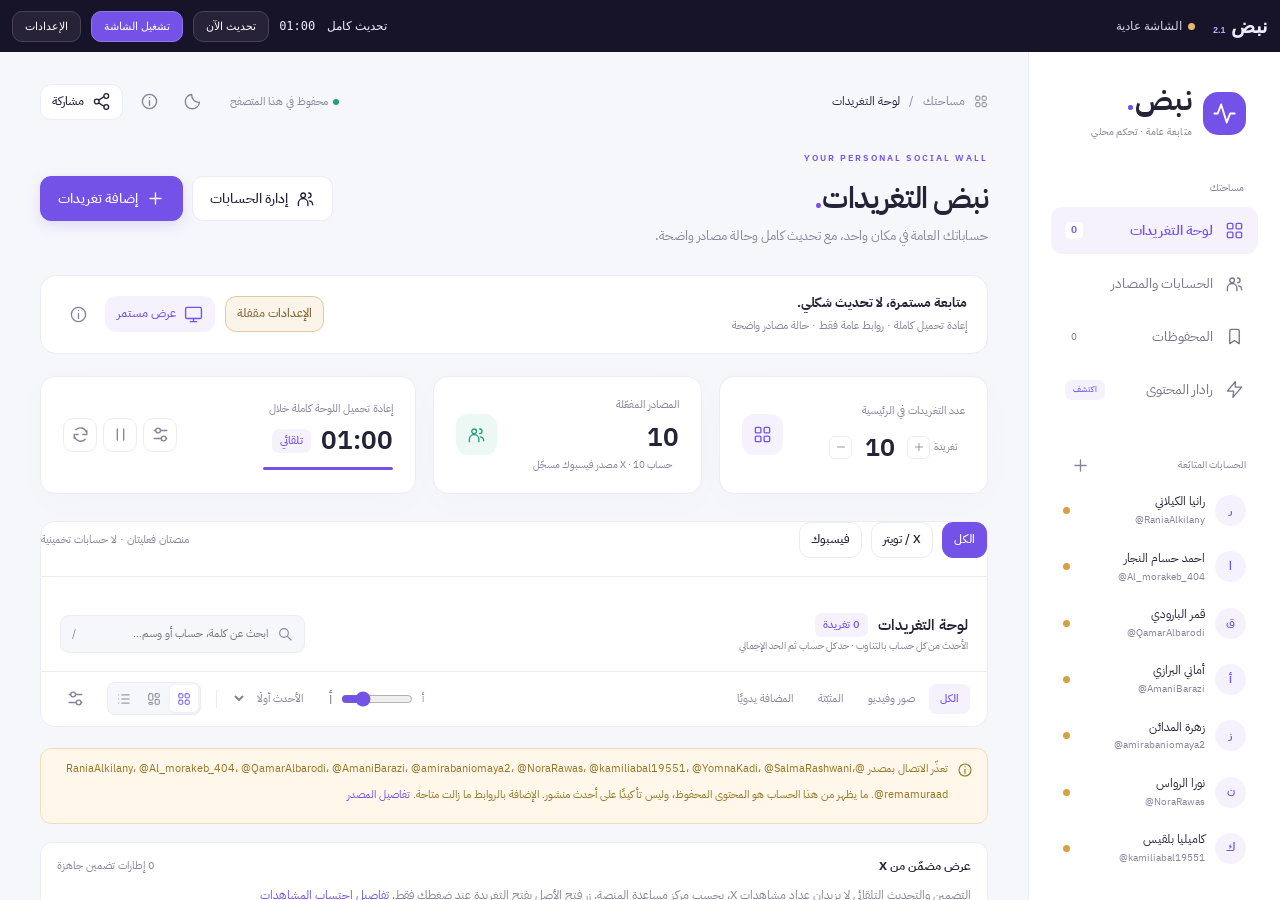
<file: nabd/index.html>
<!DOCTYPE html>
<html lang="ar" dir="rtl">
<head>
<meta charset="utf-8"><meta name="viewport" content="width=device-width,initial-scale=1,viewport-fit=cover">
<meta name="robots" content="noindex,nofollow,noarchive,nosnippet,noimageindex"><meta name="googlebot" content="noindex,nofollow,nosnippet,noimageindex"><meta name="bingbot" content="noindex,nofollow">
<meta name="referrer" content="no-referrer"><meta http-equiv="Cache-Control" content="no-store, no-cache, must-revalidate"><meta name="theme-color" content="#141226"><meta name="apple-mobile-web-app-capable" content="yes">
<title>نبض | شاشة المتابعة المستمرة</title>
<link rel="icon" href="data:image/svg+xml,%3Csvg xmlns='http://www.w3.org/2000/svg' viewBox='0 0 60 60'%3E%3Crect width='60' height='60' rx='18' fill='%237452e8'/%3E%3Cpath d='M8 31h10l7-18 11 34 7-16h9' stroke='white' stroke-width='4' fill='none'/%3E%3C/svg%3E">
<style>
*{box-sizing:border-box}html,body{margin:0;width:100%;height:100%;overflow:hidden;font-family:Tahoma,Arial,sans-serif;background:#f7f8fc;color:#211f36}button{font:inherit;cursor:pointer;border:1px solid #dedce9;border-radius:10px;padding:8px 12px;background:white;color:#353147;white-space:nowrap}button:focus-visible,a:focus-visible{outline:3px solid #ad93ff;outline-offset:3px}.bar{height:52px;padding:7px max(12px,env(safe-area-inset-right)) 7px max(12px,env(safe-area-inset-left));display:flex;align-items:center;gap:10px;background:#171429;color:#eeeafb;font-size:12px;position:relative;z-index:4}.brand{font-size:20px;margin-left:8px}.brand small{font-size:9px;color:#bca9ff}.grow{flex:1}.status{color:#d5cee8;display:flex;align-items:center;gap:6px}.lamp{width:7px;height:7px;border-radius:50%;background:#e3b969}.good .lamp{background:#7cddae}.bar button{font-size:11px;border-color:#494257;background:#282239;color:#fff}.bar .primary{background:#7452e8;border-color:#9278ec}.mono{font-family:ui-monospace,monospace;direction:ltr;font-variant-numeric:tabular-nums;min-width:38px}#content{border:0;display:block;width:100%;height:calc(100dvh - 52px);background:#f7f8fc}#veil{position:fixed;inset:0;z-index:9;display:grid;place-items:center;padding:24px;background:rgba(20,18,38,.78);backdrop-filter:blur(14px)}#veil[hidden]{display:none}.gate{max-width:480px;padding:34px;border-radius:26px;background:white;box-shadow:0 20px 80px #0004;text-align:right}.gate h1{font-size:28px;margin:10px 0}.gate p{font-size:14px;line-height:1.9;color:#656078}.gate .eyebrow{color:#7452e8;font-size:11px;font-weight:bold;letter-spacing:1px}.gate button{margin:8px 0}.gate .primary{background:#7452e8;color:white;border-color:#7452e8;padding:13px 18px}.gate .fine{font-size:11px;line-height:1.9}.gate .choices{display:flex;gap:10px;flex-wrap:wrap}#notice{position:fixed;bottom:22px;left:50%;transform:translateX(-50%);max-width:min(600px,90vw);background:#211c35;color:white;border-radius:12px;padding:12px 20px;line-height:1.8;font-size:12px;z-index:15}#notice:empty{display:none}.immersive .bar{height:38px;padding-top:3px;padding-bottom:3px}.immersive #content{height:calc(100dvh - 38px)}.immersive .brand{font-size:15px}.immersive .bar button{padding:5px 9px}#wake-alert{color:#f3c980}#wake-alert:empty{display:none}.offline{background:#684b2d!important}#load-indicator{height:2px;position:absolute;bottom:0;right:0;width:0;background:#bca6ff;transition:width .2s}.loading #load-indicator{width:75%}#recovery{display:none}.unresponsive #recovery{display:inline-block}@media(max-width:700px){.bar{gap:7px}.bar .detail,.brand small,#wake-alert{display:none}.brand{font-size:17px;margin:0}.bar button{font-size:10px;padding:7px}.status{font-size:10px}.gate{padding:26px}.gate h1{font-size:24px}#status-text{max-width:85px;overflow:hidden;text-overflow:ellipsis;white-space:nowrap}}
</style>
</head>
<body>
<div class="bar" id="shell-bar"><b class="brand">نبض <small>2.1</small></b><span class="status" id="wake-status" role="button" tabindex="0" title="إعادة طلب منع القفل"><i class="lamp"></i><span id="status-text">الشاشة عادية</span></span><span class="detail" id="wake-alert"></span><span class="grow"></span><span class="detail">تحديث كامل</span><span class="mono" id="shell-count">01:00</span><button id="hard-refresh" title="حذف بيانات نبض المؤقتة وإعادة تحميل اللوحة كاملة">تحديث الآن</button><button id="start-screen" class="primary">تشغيل الشاشة</button><button id="edit-settings">الإعدادات</button><button id="recovery">استعادة اللوحة</button><div id="load-indicator"></div></div>
<iframe id="content" title="لوحة نبض" allow="fullscreen; screen-wake-lock; autoplay" allowfullscreen referrerpolicy="no-referrer"></iframe>
<div id="veil" hidden><div class="gate"><div class="eyebrow">NABD / CONTINUOUS DISPLAY</div><h1>شاشة تبقى معك.</h1><p>تشغيل العرض بملء الشاشة مع طلب إبقاء الهاتف مستيقظًا. تتجدد لوحة المنشورات كاملة داخل إطار ثابت، فلا يقطع التحديث وضع العرض.</p><div class="choices"><button id="gate-start" class="primary">ابدأ العرض المستمر</button><button id="gate-skip">متابعة دون ملء الشاشة</button></div><p class="fine">يحتاج ملء الشاشة إلى هذه اللمسة الأولى. قد يرفض المتصفح منع القفل عند توفير الطاقة أو عند الانتقال إلى تطبيق آخر. سنعرض الحالة الفعلية، لا وعدًا غير مضمون.</p></div></div>
<div id="notice" role="status" aria-live="polite"></div>
<script>
'use strict';
const frame=document.getElementById('content'),bar=document.getElementById('shell-bar'),initialURL=new URL(location.href),appBase=new URL('./',location.href),STATEKEY='nabd.wall.v1';
let wantScreen=initialURL.searchParams.get('screen')==='1',wake=null,wantWake=false,awakePending=false,interval=60,auto=true,deadline=Date.now()+60000,refreshing=false,childBusy=false,lastHeartbeat=Date.now(),loadedAt=Date.now(),reloads=0,noticeTimeout,childReady=false;
let sharedHash=location.hash;
function message(s){const el=document.getElementById('notice');el.textContent=s;clearTimeout(noticeTimeout);noticeTimeout=setTimeout(()=>el.textContent='',7000);}
function wakeUI(text,ok=false){document.getElementById('status-text').textContent=text;document.getElementById('wake-status').classList.toggle('good',ok);document.getElementById('start-screen').textContent=wantWake?'إنهاء العرض':'تشغيل الشاشة';}
async function requestWake(){if(!wantWake||document.hidden||wake&&!wake.released||awakePending)return;awakePending=true;try{if(!navigator.wakeLock)throw new Error('unsupported');wake=await navigator.wakeLock.request('screen');wakeUI('منع القفل نشط',true);document.getElementById('wake-alert').textContent='';wake.addEventListener('release',()=>{wake=null;if(wantWake){wakeUI('منع القفل متوقف');document.getElementById('wake-alert').textContent='اضغط حالة الشاشة لإعادة المحاولة';}});}catch{wakeUI('منع القفل غير متاح');document.getElementById('wake-alert').textContent='تحقق من إعدادات الطاقة والمتصفح';}finally{awakePending=false;}}
async function start(){document.getElementById('veil').hidden=true;wantWake=true;wantScreen=true;document.body.classList.add('immersive');const fs=document.documentElement.requestFullscreen||document.documentElement.webkitRequestFullscreen;try{if(fs&&!document.fullscreenElement&&!document.webkitFullscreenElement){const p=fs.call(document.documentElement);if(p&&p.catch)p.catch(()=>message('تعذر ملء الشاشة في هذا المتصفح. سيبقى طلب منع القفل مستقلًا.'));}else if(!fs){message('المتصفح لا يتيح ملء الشاشة للصفحات. يمكن استخدام العرض داخل نافذته.');}}catch{message('لم يسمح المتصفح بملء الشاشة.');}requestWake();try{frame.contentWindow.NabdV2?.setScreen(true);}catch{}syncURL();}
async function stop(){wantWake=false;wantScreen=false;try{if(wake)await wake.release();if(document.fullscreenElement)await document.exitFullscreen();}catch{}wake=null;document.body.classList.remove('immersive');wakeUI('الشاشة عادية');document.getElementById('wake-alert').textContent='';try{frame.contentWindow.NabdV2?.setScreen(false);}catch{}syncURL();}
function syncURL(){const u=new URL(location.href);wantScreen?u.searchParams.set('screen','1'):u.searchParams.delete('screen');u.searchParams.delete('_fresh');history.replaceState(null,'',u);}
function childURL(){const u=new URL('wall.html',appBase);u.searchParams.set('_fresh',Date.now().toString(36)+'-'+crypto.getRandomValues(new Uint32Array(1))[0].toString(36));if(wantScreen)u.searchParams.set('screen','1');u.hash=sharedHash;return u.href;}
async function purge(){let expired=0,cacheCount=0;const paths=[appBase.pathname,appBase.pathname.replace(/\/$/,'')];for(const pair of document.cookie.split(';')){const name=pair.split('=')[0].trim();if(!name)continue;const own=/^nabd[._-]/i.test(name);const targetPaths=own?[...paths,'/']:paths;for(const path of targetPaths){document.cookie=name+'=; Max-Age=0; Path='+path+'; SameSite=Lax';document.cookie=name+'=; Max-Age=0; Path='+path+'; Domain='+location.hostname+'; SameSite=Lax';}expired++;}try{if('caches'in window){const keys=await caches.keys();await Promise.all(keys.filter(k=>/^nabd[._-]/i.test(k)).map(async k=>{if(await caches.delete(k))cacheCount++;}));}}catch{}try{if('serviceWorker'in navigator){const registrations=await navigator.serviceWorker.getRegistrations();await Promise.all(registrations.filter(r=>r.scope.startsWith(appBase.href)).map(r=>r.unregister()));}}catch{}try{for(const k of Object.keys(localStorage))if(/^nabd\.(cache|feed)\./.test(k))localStorage.removeItem(k);const raw=JSON.parse(localStorage.getItem(STATEKEY)||'null');if(raw&&raw.extra?.freshOnly!==false){raw.posts=(raw.posts||[]).filter(p=>p.manual||raw.cards?.[p.id]?.saved||raw.cards?.[p.id]?.pinned).map(p=>({...p,text:'',photos:[],videos:[],quote:null,pending:true}));raw.lastSuccess=null;localStorage.setItem(STATEKEY,JSON.stringify(raw));}}catch{}return{accessibleCookiesAttempted:expired,appCachesDeleted:cacheCount};}
async function hardReload(reason='manual'){if(refreshing)return;if(!navigator.onLine){message('الاتصال مقطوع. أُبقيت اللوحة الحالية بدل استبدالها بصفحة خطأ.');deadline=Date.now()+interval*1000;return;}refreshing=true;childReady=false;document.body.classList.add('loading');try{const hold=frame.contentWindow.NabdV2?.isEditing();if(hold&&reason==='timer'){refreshing=false;childReady=true;document.body.classList.remove('loading');deadline=Date.now()+5000;return;}await purge();reloads++;loadedAt=Date.now();lastHeartbeat=Date.now();frame.src=childURL();deadline=Date.now()+interval*1000;}catch{message('تعذر تنظيف بعض البيانات. إعادة تحميل اللوحة مستمرة.');frame.src=childURL();}setTimeout(()=>{refreshing=false;document.body.classList.remove('loading');},15000);}
function status(s){if(!s||typeof s!=='object')return;lastHeartbeat=Date.now();document.body.classList.remove('unresponsive');childBusy=!!s.busy;const next=Math.max(10,Math.min(3600,Number(s.interval)||60));if(interval!==next){interval=next;deadline=Date.now()+interval*1000;}if(auto!==!!s.auto){auto=!!s.auto;deadline=Date.now()+interval*1000;}if(s.ready&&!childReady){childReady=true;deadline=Date.now()+interval*1000;}}
function remainingSeconds(){return Math.max(0,Math.ceil((deadline-Date.now())/1000));}
window.NabdShell=Object.freeze({start,stop,hardReload,status,remaining:remainingSeconds,stats:()=>({reloads,awake:!!wake&&!wake.released,wantWake,fullscreen:!!(document.fullscreenElement||document.webkitFullscreenElement),interval,auto}),purge});
frame.addEventListener('load',()=>{refreshing=false;document.body.classList.remove('loading');loadedAt=Date.now();lastHeartbeat=Date.now();deadline=Date.now()+interval*1000;});
document.getElementById('start-screen').onclick=()=>wantWake?stop():start();document.getElementById('gate-start').onclick=start;document.getElementById('gate-skip').onclick=()=>{document.getElementById('veil').hidden=true;};document.getElementById('hard-refresh').onclick=()=>hardReload('manual');document.getElementById('recovery').onclick=()=>hardReload('recovery');document.getElementById('edit-settings').onclick=()=>{try{frame.contentWindow.NabdV2?.openSettings();}catch{message('اللوحة لم تكتمل بعد.');}};
document.getElementById('wake-status').onclick=()=>wantWake?requestWake():start();document.getElementById('wake-status').onkeydown=e=>{if(e.key==='Enter'||e.key===' '){e.preventDefault();wantWake?requestWake():start();}};
document.addEventListener('visibilitychange',()=>{if(!document.hidden){requestWake();if(auto&&Date.now()>deadline+10000)hardReload('resume');}});window.addEventListener('online',()=>{bar.classList.remove('offline');hardReload('online');});window.addEventListener('offline',()=>{bar.classList.add('offline');message('انقطع الاتصال. أوقفنا التحديث حتى يعود الإنترنت.');});
setInterval(()=>{const r=remainingSeconds();document.getElementById('shell-count').textContent=!navigator.onLine?'OFF':!auto?'PAUSE':String(Math.floor(r/60)).padStart(2,'0')+':'+String(r%60).padStart(2,'0');if(auto&&navigator.onLine&&!document.hidden&&!refreshing&&r===0){if(childBusy&&Date.now()-loadedAt<100000){deadline=Date.now()+3000;}else hardReload('timer');}if(Date.now()-lastHeartbeat>60000&&!document.hidden)document.body.classList.add('unresponsive');},1000);
if(wantScreen)document.getElementById('veil').hidden=false;purge().finally(()=>frame.src=childURL());
</script>
</body></html>
</file>
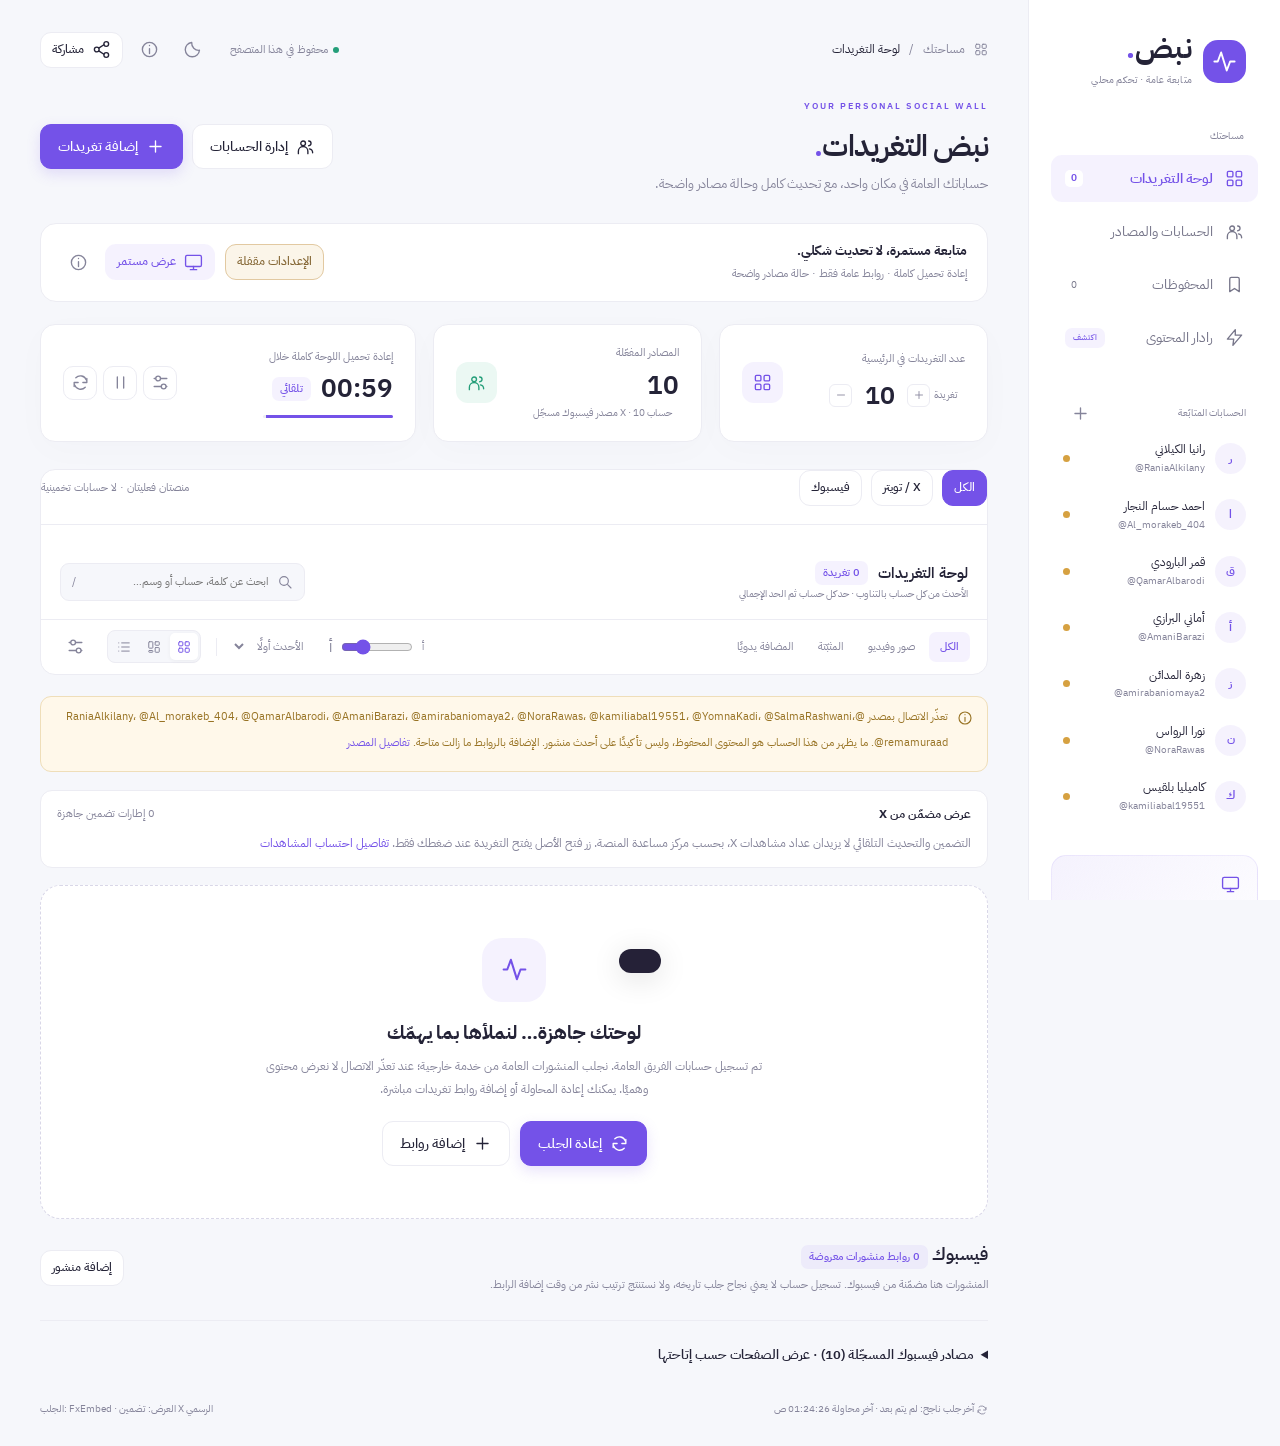
<file: nabd/wall.html>
<!DOCTYPE html>
<html lang="ar" dir="rtl" data-theme="light">
<head>
<meta charset="utf-8"><meta name="viewport" content="width=device-width,initial-scale=1"><meta name="theme-color" content="#7452e8"><meta name="description" content="نبض — لوحة عربية شخصية لجمع تغريدات X وترتيبها وعرضها في شاشة حية."><title>نبض | مساحة تغريداتك</title>
<link rel="preconnect" href="https://fonts.googleapis.com"><link rel="preconnect" href="https://fonts.gstatic.com" crossorigin><link href="https://fonts.googleapis.com/css2?family=IBM+Plex+Sans+Arabic:wght@400;500;600;700&display=swap" rel="stylesheet">
<style>
:root{--accent:#7452e8;--accent-rgb:116,82,232;--bg:#f6f7fb;--paper:#fff;--ink:#242337;--muted:#85849a;--line:#ececf3;--soft:#f3effe;--green:#249e79;--danger:#d05266;--radius:20px;--font-scale:1;--gap:20px;--shadow:0 8px 35px #30305205}*{box-sizing:border-box}html{scroll-behavior:smooth}body{margin:0;font-family:'IBM Plex Sans Arabic',Tahoma,Arial,sans-serif;background:var(--bg);color:var(--ink);font-size:14px;line-height:1.65}button,input,select,textarea{font:inherit;color:inherit}button,a,input,select,textarea{-webkit-tap-highlight-color:transparent}button{cursor:pointer}button:disabled{opacity:.45;cursor:not-allowed}button{border:0;background:none}a{color:var(--accent);text-decoration:none}a:hover{text-decoration:underline}button:focus-visible,a:focus-visible,input:focus-visible,select:focus-visible,textarea:focus-visible{outline:3px solid rgba(var(--accent-rgb),.3);outline-offset:3px}input,select,textarea{background:var(--paper);border:1px solid var(--line);border-radius:11px;padding:10px 12px;min-width:0}input[type=range]{accent-color:var(--accent);padding:0;border:0}input[type=checkbox]{accent-color:var(--accent);width:17px;height:17px}input[type=number]{width:65px;text-align:center;-moz-appearance:textfield}input::-webkit-inner-spin-button{appearance:none}textarea{width:100%;resize:vertical}h1,h2,h3,p{margin:0}svg.i{width:19px;height:19px;fill:none;stroke:currentColor;stroke-width:1.7;stroke-linecap:round;stroke-linejoin:round;flex-shrink:0;vertical-align:middle}.btn{display:inline-flex;align-items:center;justify-content:center;gap:8px;padding:10px 17px;border-radius:11px;font-weight:500;white-space:nowrap;transition:.18s;background:var(--paper);border:1px solid var(--line)}.btn:hover{border-color:var(--accent);transform:translateY(-1px);text-decoration:none}.btn.primary{background:var(--accent);border-color:var(--accent);color:#fff;box-shadow:0 5px 14px rgba(var(--accent-rgb),.17)}.btn.soft{background:var(--soft);color:var(--accent);border-color:transparent}.btn.sm{font-size:12px;padding:7px 11px}.iconbtn{display:inline-flex;align-items:center;justify-content:center;width:34px;height:34px;border-radius:9px;color:var(--muted);flex-shrink:0}.iconbtn:hover,.iconbtn.on{color:var(--accent);background:var(--soft)}.iconbtn.danger:hover{background:#fbebee;color:var(--danger)}.row{display:flex;align-items:center;gap:10px}.between{justify-content:space-between}.wrap{flex-wrap:wrap}.grow{flex:1;min-width:0}.muted{color:var(--muted)}.tiny{font-size:11px}.small{font-size:12px}.ltr{direction:ltr;unicode-bidi:isolate;display:inline-block}.mono{font-variant-numeric:tabular-nums}.pill{display:inline-flex;align-items:center;gap:6px;border-radius:7px;padding:3px 8px;font-size:11px;font-weight:500;background:var(--soft);color:var(--accent);white-space:nowrap}.dot{width:6px;height:6px;border-radius:50%;background:currentColor;display:inline-block}.pill.good{background:#e8f7f1;color:var(--green)}.pill.warn{background:#fff3de;color:#a9791b}.sidebar{position:fixed;inset:0 0 0 auto;width:252px;background:var(--paper);border-left:1px solid var(--line);padding:34px 22px 22px;display:flex;flex-direction:column;z-index:30}.brand{display:flex;align-items:center;gap:11px;margin:0 12px 39px}.brand-mark{width:43px;height:43px;position:relative;border-radius:15px;background:var(--accent);display:grid;place-items:center;color:#fff}.brand-mark svg{width:27px;height:27px}.brand b{font-size:29px;line-height:1}.brand small{display:block;font-size:10px;color:var(--muted);letter-spacing:.2px;margin-top:7px}.nav-label{font-size:10px;color:var(--muted);padding:0 14px;margin:0 0 11px}.nav-item{width:100%;display:flex;align-items:center;gap:12px;padding:12px 14px;border-radius:11px;margin-bottom:6px;text-align:right;color:#77768a;transition:.15s}.nav-item.active{background:var(--soft);color:var(--accent);font-weight:600}.nav-item:hover{background:var(--bg)}.nav-item .count{margin-right:auto;font-size:10px;background:var(--paper);border-radius:5px;padding:0 6px}.side-section{margin-top:29px}.side-account{display:flex;gap:10px;align-items:center;padding:10px 12px;border-radius:10px}.side-account:hover{background:var(--bg)}.avatar{width:38px;height:38px;display:grid;place-items:center;background:var(--soft);color:var(--accent);border-radius:50%;font-weight:600;flex-shrink:0;overflow:hidden}.avatar img{width:100%;height:100%;object-fit:cover}.side-account .avatar{width:31px;height:31px;font-size:12px}.side-account .handle{font-size:10px;color:var(--muted);direction:ltr;text-align:right}.status-dot{width:7px;height:7px;border-radius:50%;background:#c8c7d6;margin-right:auto}.status-dot.good{background:var(--green)}.status-dot.bad{background:#d6a141}.side-foot{margin-top:auto;padding-top:30px}.screen-promo{border:1px solid rgba(var(--accent-rgb),.11);border-radius:15px;padding:17px;background:linear-gradient(130deg,var(--soft),var(--paper))}.screen-promo h3{font-size:13px;margin:9px 0 3px}.screen-promo p{font-size:11px;color:var(--muted);margin-bottom:13px}.side-bottom{margin-top:20px;padding-top:18px;border-top:1px solid var(--line);justify-content:space-between;font-size:10px;color:var(--muted)}main{margin-right:252px;padding:32px 40px 28px;max-width:2000px}.topbar{display:flex;align-items:center;justify-content:space-between;margin-bottom:31px}.breadcrumb{display:flex;gap:9px;align-items:center;color:var(--muted);font-size:12px}.top-actions{display:flex;align-items:center;gap:9px}.saved{font-size:11px;color:var(--muted);margin-left:12px}.saved .dot{color:var(--green);margin-left:5px}.hero{display:flex;align-items:center;justify-content:space-between;gap:20px;margin-bottom:28px}.eyebrow{font-size:9px;letter-spacing:2px;color:var(--accent);font-weight:600;direction:ltr;text-align:right;margin-bottom:7px}.hero h1{font-size:30px;font-weight:600;letter-spacing:-.8px;margin-bottom:3px}.hero p{color:var(--muted);font-size:13px}.hero-actions{display:flex;gap:9px}.metrics{display:grid;grid-template-columns:1fr 1fr 1.4fr;gap:17px;margin-bottom:27px}.metric{padding:19px 22px;background:var(--paper);border:1px solid var(--line);border-radius:15px;min-height:104px;display:flex;align-items:center;justify-content:space-between;gap:15px;box-shadow:var(--shadow)}.metric-title{font-size:11px;color:var(--muted);margin-bottom:7px}.metric-value{font-size:26px;line-height:1.3;font-weight:600}.metric-sub{font-size:10px;color:var(--muted);margin-right:7px;font-weight:400}.metric-icon{width:41px;height:41px;background:var(--soft);color:var(--accent);display:grid;place-items:center;border-radius:12px}.metric-icon.green{color:var(--green);background:#ebf8f3}.counter{display:flex;gap:4px;align-items:center;direction:ltr}.counter input{padding:0;background:transparent;width:47px;font-size:25px;font-weight:600;border:0}.counter .iconbtn{width:23px;height:23px;border:1px solid var(--line);border-radius:6px}.counter .i{width:12px;height:12px}.timer-display{font-size:26px;font-weight:600;line-height:1.2;direction:ltr}.timer-track{height:3px;background:var(--line);border-radius:6px;overflow:hidden;margin-top:10px;width:130px}.timer-track span{display:block;height:100%;background:var(--accent);transition:width 1s linear;width:100%}.timer-buttons{display:flex;gap:6px}.timer-buttons button{width:34px;height:34px;border:1px solid var(--line);border-radius:10px}.board-panel{background:var(--paper);border:1px solid var(--line);border-radius:15px;margin-bottom:21px}.board-top{padding:16px 19px;display:flex;align-items:center;justify-content:space-between;gap:12px;border-bottom:1px solid var(--line)}.board-top h2{font-size:15px;font-weight:600}.board-top .desc{font-size:10px;color:var(--muted);margin-top:1px}.search{display:flex;align-items:center;border:1px solid var(--line);border-radius:9px;padding:0 11px;width:245px;color:var(--muted);background:var(--bg)}.search input{width:100%;border:0;background:none;font-size:11px;padding:9px}.search .i{width:16px;height:16px}.board-controls{padding:10px 17px;display:flex;align-items:center;gap:15px;flex-wrap:wrap}.tabs{display:flex;align-items:center;gap:3px;flex:1}.tab{padding:6px 11px;font-size:11px;border-radius:7px;color:var(--muted)}.tab.active{color:var(--accent);background:var(--soft);font-weight:500}.views{display:flex;gap:2px;padding:2px;background:var(--bg);border:1px solid var(--line);border-radius:8px}.views .iconbtn{width:28px;height:27px;border-radius:5px}.views .iconbtn.on{background:var(--paper);box-shadow:0 1px 4px #0000000c}.views svg{width:14px;height:14px}.board-controls select{padding:4px 7px;border:0;background:none;color:var(--muted);font-size:11px}.scale-control{display:flex;align-items:center;gap:7px;font-size:10px;color:var(--muted)}.scale-control input{width:72px;direction:ltr}.divider{height:18px;width:1px;background:var(--line)}.notice{display:flex;align-items:flex-start;gap:9px;background:#fff8ea;border:1px solid #efdeb9;color:#987324;padding:11px 14px;border-radius:11px;font-size:11px;margin-bottom:18px}.notice:empty{display:none}.notice .i{width:16px;height:16px;margin-top:2px}.notice a{color:inherit;text-decoration:underline}.feed{display:grid;grid-template-columns:repeat(auto-fill,minmax(min(100%,310px),1fr));gap:var(--gap);align-items:start}.feed.list{grid-template-columns:minmax(0,1fr);max-width:930px;margin:auto}.feed.masonry{display:block;column-count:3;column-gap:var(--gap)}.feed.masonry .tweet{break-inside:avoid;margin-bottom:var(--gap);display:inline-block;width:100%}.tweet{position:relative;border:1px solid var(--line);border-radius:var(--radius);background:var(--paper);padding:21px 22px 11px;min-width:0;overflow:hidden;box-shadow:var(--shadow);transition:border-color .2s,box-shadow .2s;animation:arrive .25s ease-out}.tweet:hover{border-color:rgba(var(--accent-rgb),.28);box-shadow:0 8px 30px #22224409}.tweet.wide{grid-column:span 2}.tweet.pinned{border-color:rgba(var(--accent-rgb),.28)}.tweet.new{box-shadow:0 0 0 2px rgba(var(--accent-rgb),.13)}.tweet.dragging{opacity:.45}.tweet.dragover{border:2px dashed var(--accent)}.tweet-head{display:flex;gap:10px;align-items:center;margin-bottom:16px}.tweet-name{font-size:calc(12px * var(--font-scale));font-weight:600}.verified{display:inline-block;font-size:10px;background:#479fee;color:#fff;width:13px;height:13px;line-height:13px;text-align:center;border-radius:50%;margin-right:4px}.tweet-handle{font-size:10px;color:var(--muted);direction:ltr;text-align:right;line-height:1.5}.x-mark{font-size:19px;line-height:1;margin-right:auto;align-self:flex-start}.tweet-meta{font-size:10px;color:var(--muted);display:flex;justify-content:space-between;gap:8px;margin-bottom:12px}.tweet-body{font-size:calc(14px * var(--font-scale) * var(--card-scale,1));line-height:1.95;white-space:pre-wrap;overflow-wrap:anywhere;display:-webkit-box;-webkit-line-clamp:9;-webkit-box-orient:vertical;overflow:hidden;text-align:start}.tweet.expanded .tweet-body{-webkit-line-clamp:unset;display:block}.tweet-body .hash{color:var(--accent)}.tweet-body a{word-break:break-word}.more{color:var(--accent);font-size:11px;margin:8px 0;padding:0}.tweet-media{display:grid;grid-template-columns:repeat(2,minmax(0,1fr));gap:4px;margin-top:15px;border-radius:12px;overflow:hidden;background:var(--bg)}.tweet-media.single{grid-template-columns:1fr}.tweet-media img{width:100%;max-height:300px;min-height:120px;object-fit:cover;display:block;cursor:zoom-in}.tweet-media video{width:100%;max-height:320px;display:block;background:#111;grid-column:1/-1}.quote{padding:10px 12px;border:1px solid var(--line);border-radius:10px;margin-top:13px;font-size:12px;white-space:pre-wrap;overflow-wrap:anywhere}.quote b{display:block;font-size:11px;margin-bottom:5px}.tweet-stats{display:flex;align-items:center;justify-content:space-between;margin-top:17px;padding-bottom:12px;color:var(--muted);font-size:10px}.tweet-stats span{display:flex;gap:5px;align-items:center;direction:ltr}.tweet-stats .i{width:13px;height:13px}.tweet-tools{border-top:1px solid var(--line);padding-top:7px;display:flex;align-items:center;gap:1px;margin-top:3px}.tweet-tools .iconbtn{width:27px;height:27px}.tweet-tools .i{width:14px;height:14px}.tweet-tools .spacer{flex:1}.tweet-tools .sizeval{font-size:8px;color:var(--muted);direction:ltr;min-width:24px;text-align:center}.pin-note{font-size:9px;color:var(--accent);display:flex;gap:5px;align-items:center;margin:-7px 0 11px}.pin-note .i{width:11px;height:11px}.link-placeholder{padding:13px;background:var(--bg);border-radius:10px;font-size:12px;color:var(--muted);margin-top:12px}.empty{grid-column:1/-1;min-height:310px;border:1px dashed #d9d7e8;border-radius:var(--radius);text-align:center;padding:52px 25px;background:var(--paper)}.empty .empty-icon{width:64px;height:64px;margin:0 auto 15px;display:grid;place-items:center;background:var(--soft);color:var(--accent);border-radius:20px}.empty .empty-icon .i{width:29px;height:29px}.empty h3{font-size:19px;margin-bottom:7px}.empty p{font-size:12px;color:var(--muted);max-width:510px;margin:auto auto 20px;line-height:1.9}.skeleton{height:260px;position:relative;background:var(--paper);border:1px solid var(--line);border-radius:var(--radius);padding:24px;overflow:hidden}.skeleton:after{content:'';position:absolute;inset:0;background:linear-gradient(100deg,transparent,rgba(var(--accent-rgb),.04),transparent);animation:shimmer 1.4s infinite}.skeleton span{height:10px;background:var(--line);display:block;border-radius:5px;margin:18px 0}.skeleton span:first-child{height:36px;width:65%}.skeleton span:last-child{width:50%}.board-footer{display:flex;justify-content:space-between;margin-top:23px;color:var(--muted);font-size:10px;gap:14px}.board-footer .i{width:12px;height:12px}.footer-source{direction:ltr}.overlay{position:fixed;inset:0;background:#17122966;backdrop-filter:blur(4px);z-index:100;display:flex;align-items:center;justify-content:center;padding:20px}.overlay[hidden]{display:none}.modal{background:var(--paper);border:1px solid var(--line);border-radius:23px;box-shadow:0 30px 120px #17122933;width:620px;max-width:100%;max-height:90dvh;overflow:auto;animation:arrive .18s ease-out}.modal-head{display:flex;align-items:center;justify-content:space-between;padding:22px 25px 17px;border-bottom:1px solid var(--line);position:sticky;top:0;background:var(--paper);z-index:3}.modal-head h2{font-size:18px}.modal-body{padding:23px 25px 27px}.modal-body p.intro{font-size:12px;color:var(--muted);margin-bottom:22px}.field{margin-bottom:20px}.field>label{display:block;font-size:12px;font-weight:500;margin-bottom:7px}.field>input:not([type=range]),.field>select{width:100%}.field .hint{font-size:10px;color:var(--muted);margin-top:6px}.field-grid{display:grid;grid-template-columns:1fr 1fr;gap:17px}.section-title{font-size:13px;font-weight:600;margin:25px 0 14px;padding-top:20px;border-top:1px solid var(--line)}.toggle-row{display:flex;align-items:center;justify-content:space-between;padding:11px 0;border-bottom:1px solid var(--line);font-size:12px;gap:20px}.toggle-row small{font-size:10px;color:var(--muted);display:block}.account-card{border:1px solid var(--line);border-radius:14px;padding:16px;margin-bottom:12px}.account-card .details{padding-top:14px;margin-top:13px;border-top:1px solid var(--line);display:flex;justify-content:space-between;align-items:center;gap:12px}.account-card input[type=number]{width:53px;padding:4px}.account-status{font-size:10px;color:var(--muted);margin-top:8px}.account-status.error{color:#bd8a23}.modal-actions{display:flex;gap:9px;margin-top:22px;justify-content:flex-start;flex-wrap:wrap}.inline-result{font-size:12px;margin-top:14px;padding:10px 12px;border-radius:9px;background:var(--soft);color:var(--accent);white-space:pre-line}.inline-result:empty{display:none}.swatches{display:flex;gap:12px}.swatch{width:31px;height:31px;border-radius:50%;border:3px solid var(--paper);box-shadow:0 0 0 1px var(--line)}.swatch.on{box-shadow:0 0 0 2px var(--ink)}.tags{display:flex;flex-wrap:wrap;gap:8px}.tag{border:1px solid var(--line);border-radius:8px;padding:6px 10px;background:var(--soft);color:var(--accent);font-size:12px}.insight-stat{background:var(--bg);border-radius:12px;padding:17px}.insight-stat b{font-size:24px;display:block}.insight-stat span{font-size:11px;color:var(--muted)}.help-block{padding:14px 16px;border:1px solid var(--line);border-radius:12px;margin:12px 0;font-size:12px;line-height:1.9}.help-block strong{display:block;margin-bottom:5px}.help-block p{color:var(--muted)}.toast{position:fixed;bottom:27px;left:50%;transform:translateX(-50%) translateY(100px);z-index:250;max-width:90vw;background:#252137;color:white;padding:12px 21px;border-radius:12px;font-size:12px;box-shadow:0 5px 30px #0002;transition:.25s;pointer-events:none;text-align:center}.toast.show{transform:translateX(-50%) translateY(0)}.mobile-menu{display:none}.screen-header{display:none}.presentation main{margin:0;padding:24px 38px 85px}.presentation .sidebar,.presentation .topbar,.presentation .hero,.presentation .metrics,.presentation .board-panel,.presentation .board-footer,.presentation .tweet-tools,.presentation .more{display:none}.presentation .screen-header{display:flex;align-items:center;justify-content:space-between;margin-bottom:25px}.screen-header .brand{margin:0;gap:14px}.screen-header .brand b{font-size:27px}.screen-clock{text-align:left;font-size:13px}.screen-clock strong{font-size:23px;display:block;font-variant-numeric:tabular-nums}.presentation .tweet-body{-webkit-line-clamp:16}.presentation .tweet{padding:27px}.presentation .feed.carousel{display:block;max-width:1000px;margin:30px auto}.presentation .feed.carousel .tweet{display:none}.presentation .feed.carousel .tweet.selected{display:block}.presentation .feed.carousel .tweet-body{font-size:24px;-webkit-line-clamp:12}.ticker{display:none}.presentation .ticker{display:flex;position:fixed;bottom:0;inset-inline:0;background:var(--paper);border-top:1px solid var(--line);height:53px;align-items:center;overflow:hidden;z-index:20}.ticker-label{padding:15px 24px;background:var(--accent);color:white;z-index:2;white-space:nowrap;font-size:12px;height:100%}.ticker-scroll{white-space:nowrap;animation:scroll-ticker 75s linear infinite;font-size:13px;padding-inline-start:40px}.presentation.transparent{background:transparent}.presentation.transparent .screen-header,.presentation.transparent .ticker,.presentation.transparent .notice{display:none}.presentation.transparent main{padding:15px}.presentation.transparent .tweet{box-shadow:none}.compact .tweet{padding:16px 17px 9px}.compact .tweet-body{line-height:1.7}.compact .tweet-head{margin-bottom:10px}.glass .tweet{background:linear-gradient(145deg,var(--paper),var(--soft));border-color:rgba(var(--accent-rgb),.15)}[data-theme=dark]{--bg:#14141e;--paper:#1d1d2b;--ink:#e8e7f3;--muted:#9b99b1;--line:#2d2c3e;--soft:#302747;--shadow:0 8px 35px #00000008}[data-theme=dark] .notice{background:#342d21;border-color:#594526;color:#e3bd77}[data-theme=dark] .metric-icon.green,[data-theme=dark] .pill.good{background:#233c35;color:#64cea8}[data-theme=dark] .pill.warn{background:#3c3224;color:#d9b571}[data-theme=dark] .nav-item{color:#a5a2ba}[data-theme=dark] .nav-item.active{color:#bda9ff}[data-theme=dark] .iconbtn.danger:hover{background:#422932}.empty .row{justify-content:center}.screen-help{font-size:11px;color:var(--muted)}@keyframes arrive{from{opacity:0;transform:translateY(6px)}to{opacity:1;transform:translateY(0)}}@keyframes shimmer{from{transform:translateX(100%)}to{transform:translateX(-100%)}}@keyframes spin{to{transform:rotate(360deg)}}@keyframes scroll-ticker{from{transform:translateX(-65%)}to{transform:translateX(100%)}}.spin{animation:spin 1s linear infinite}
@media(min-width:1750px){.feed.masonry{column-count:4}}@media(max-width:1250px){main{padding:28px 25px}.sidebar{width:225px;padding:29px 16px}main{margin-right:225px}.feed.masonry{column-count:2}.scale-control{display:none}.metric{padding:17px}.hero h1{font-size:27px}.hero-actions .btn{padding:10px 12px;font-size:12px}}@media(max-width:960px){.sidebar{width:200px;padding:27px 12px}.brand{margin-right:9px}.nav-item{font-size:12px}main{margin-right:200px;padding:23px 20px}.metrics{gap:10px;grid-template-columns:1fr 1fr}.metrics .metric:last-child{grid-column:1/-1;min-height:85px}.hero{align-items:flex-start;flex-direction:column;gap:15px}.hero-actions{width:100%}.metric{min-height:95px}.saved{display:none}.board-controls{gap:7px}.tabs{min-width:100%;border-bottom:1px solid var(--line);padding-bottom:8px;margin-bottom:2px}.board-top{align-items:flex-start}.search{width:195px}.tweet.wide{grid-column:1/-1}}@media(max-width:700px){.sidebar{transform:translateX(110%);transition:transform .2s;width:248px;box-shadow:-10px 0 60px #0002}.sidebar.open{transform:translateX(0)}main{margin:0;padding:17px 16px}.topbar{margin-bottom:25px}.mobile-menu{display:inline-flex}.breadcrumb{font-size:11px}.hero{margin-bottom:21px}.hero h1{font-size:28px}.hero-actions .btn{flex:1}.metrics{margin-bottom:19px;gap:10px}.metric{padding:15px;min-height:91px}.metric-title{font-size:10px}.metric-icon{width:32px;height:32px;border-radius:10px}.metric-value,.counter input{font-size:24px}.board-top{flex-wrap:wrap;padding:14px}.search{width:100%;margin-top:5px}.board-controls{padding:10px 12px}.tab{font-size:10px;padding:6px 9px}.feed{grid-template-columns:minmax(0,1fr);gap:15px}.feed.masonry{column-count:1}.tweet{padding:20px}.board-footer{flex-direction:column;gap:6px;font-size:9px}.modal{border-radius:18px}.overlay{padding:10px}.modal-head{padding:18px}.modal-body{padding:19px}.field-grid{gap:11px}.presentation main{padding:19px 16px 80px}.screen-header .brand small{display:none}.screen-clock{font-size:10px}.screen-clock strong{font-size:17px}.presentation .feed.carousel .tweet-body{font-size:20px}.ticker-label{padding-inline:13px}}@media(prefers-reduced-motion:reduce){*,*:before,*:after{scroll-behavior:auto!important;animation:none!important;transition:none!important}}
.sidebar{overflow-y:auto}.feed.list .tweet.wide{grid-column:1}.tweet-tools{flex-wrap:wrap}@media(prefers-reduced-motion:reduce){*,*::before,*::after{animation:none!important;transition:none!important;scroll-behavior:auto!important}}
@media(max-width:360px){.topbar{flex-wrap:wrap;gap:8px}.top-actions{margin-right:auto}.metrics{grid-template-columns:minmax(0,1fr)}.metric{min-width:0}.metric-icon{flex-shrink:0}.timer-track{width:100px}.board-controls .tab{padding-inline:7px}}
</style>
<style>.v2-statusbar{display:flex;align-items:center;justify-content:space-between;gap:16px;margin:4px 0 22px;padding:16px 20px;border:1px solid var(--line,#e8e7ef);border-radius:16px;background:var(--paper,#fff)}.v2-statusbar b{display:block;font-size:13px}.v2-statusbar span{display:block;color:var(--muted,#797486);font-size:11px;line-height:1.9;margin-top:3px}.v2-platforms{display:flex;align-items:center;flex-wrap:wrap;gap:9px;padding:0 0 18px;margin-bottom:20px;border-bottom:1px solid var(--line,#e8e7ef)}.v2-platforms>span{margin-right:auto}.v2-platforms .on{background:var(--accent);color:#fff;border-color:var(--accent)}.v2-locked #v2-auth{border-color:#e2c9a1;background:#fbf5e9;color:#856735}.v2-error{font-size:13px;color:#b94453;line-height:1.8;min-height:20px}.v2-note{margin:17px 0;padding:15px 18px;border-radius:12px;background:var(--soft,#f5f2fc);font-size:12px;line-height:1.9;color:var(--muted,#706a82);border:1px solid var(--line,#ebe8f2)}.v2-fb-heading{display:flex;justify-content:space-between;align-items:center;gap:15px;margin:22px 0 18px}.v2-fb-heading h3{font-size:17px;margin:0 0 6px}.v2-fb-heading p{line-height:1.9;margin:0}.fb-grid{display:grid;grid-template-columns:repeat(2,minmax(0,1fr));gap:18px}.fb-card,.fb-source{min-width:0;background:var(--paper,#fff);border:1px solid var(--line,#e7e5ef);border-radius:var(--radius,20px);padding:18px;overflow:hidden}.fb-card.wide{grid-column:1/-1}.fb-card header b,.fb-source b{font-size:13px}.fb-link{display:block;overflow-wrap:anywhere;line-height:1.8;margin:12px 0 18px;color:var(--muted,#777)}.fb-viewport{overflow:hidden;margin:14px 0;width:100%;position:relative;border-radius:10px;background:#fff}.fb-viewport iframe{display:block}.v2-fb-directory{margin-top:24px;border-top:1px solid var(--line,#e8e7ef);padding-top:18px}.v2-fb-directory summary{cursor:pointer;font-size:13px;font-weight:600;padding:4px 0 12px;line-height:1.8}.v2-fb-manager{margin-top:28px;border-top:1px solid var(--line,#e8e7ef)}.v2-fb-manager .details input[type=number]{width:75px}.v2-check-grid{display:grid;grid-template-columns:repeat(2,minmax(0,1fr));gap:12px}.v2-check-grid>div{border:1px solid var(--line,#e8e7ef);padding:15px;border-radius:12px}.v2-check-grid b,.v2-check-grid span{display:block;font-size:12px;line-height:1.9}.v2-check-grid span{color:var(--muted,#777)}.presentation .v2-statusbar{display:none}.presentation .v2-platforms{padding-top:8px}.presentation .fb-grid{grid-template-columns:repeat(auto-fit,minmax(300px,1fr))}.presentation .v2-fb-directory{font-size:12px}[hidden]{display:none!important}.v2-locked .tweet [data-action=pin],.v2-locked .tweet [data-action=wide],.v2-locked .tweet [data-action=hide]{opacity:.6}.sidebar .side-section{flex-shrink:0}.account-card .row{min-width:0}.account-card .grow{overflow-wrap:anywhere}#sources-sub{font-size:10px;line-height:1.9;display:block}body.v2-locked [data-layout]{cursor:pointer}@media(max-width:800px){.v2-statusbar{align-items:flex-start;flex-direction:column;padding:14px;margin-bottom:16px}.v2-platforms{gap:7px}.v2-platforms>span{width:100%;margin:4px 0 0;font-size:10px}.fb-grid{grid-template-columns:1fr}.v2-fb-heading{align-items:flex-start}.v2-fb-heading h3{font-size:15px}.v2-fb-heading .pill{display:block;width:max-content;margin-top:6px}.v2-check-grid{grid-template-columns:1fr}.presentation .fb-grid{grid-template-columns:1fr}.v2-fb-manager .details{flex-wrap:wrap}.fb-card,.fb-source{padding:14px}}@media(prefers-reduced-motion:reduce){*{scroll-behavior:auto!important;animation-duration:.01ms!important;transition-duration:.01ms!important}}
</style><meta name="robots" content="noindex,nofollow,noarchive,nosnippet,noimageindex"><meta name="googlebot" content="noindex,nofollow,nosnippet,noimageindex"><meta name="bingbot" content="noindex,nofollow"><meta name="referrer" content="no-referrer"><meta http-equiv="Cache-Control" content="no-store, no-cache, must-revalidate"><style>/* Wrappers only: do not obscure X content, attribution, or native controls. */
.x-embedded-card{padding:15px 16px 9px}
.x-embedded-card [hidden]{display:none!important}
.x-embed-header{display:flex;align-items:center;justify-content:space-between;gap:8px;margin:0 0 12px;flex-wrap:wrap}
.x-embed-stage{width:100%;min-width:0;display:flex;justify-content:center;align-items:flex-start;overflow:visible}
.x-widget-host{min-width:250px;flex-shrink:0}
.x-widget-host .twitter-tweet{margin:0!important}
.x-widget-host iframe{max-width:100%!important}
.x-embedded-card[data-embed-status=waiting] .x-embed-stage,.x-embedded-card[data-embed-status=queued] .x-embed-stage,.x-embedded-card[data-embed-status=loading] .x-embed-stage{min-height:180px}
.x-embed-fallback{font-size:12px;line-height:1.9;color:var(--muted);text-align:center;padding:12px 0}
.x-embedded-card[data-embed-status=ready] .x-embed-fallback{display:none}
.x-original{display:flex;gap:6px;align-items:center;justify-content:center;padding:12px 0;font-size:11px;font-weight:600}
.x-embed-note{border:1px solid var(--line);border-radius:12px;background:var(--paper);padding:12px 16px;margin-bottom:17px;font-size:12px;line-height:1.9}
.x-embed-note>div{display:flex;align-items:center;justify-content:space-between;gap:12px;flex-wrap:wrap}
.x-embed-note p{margin:6px 0 0;color:var(--muted)}
#x-embed-summary{font-size:11px;color:var(--muted)}
.presentation .x-embed-note{display:none}
.presentation .x-embedded-card{padding:16px}
.x-embedded-card .tweet-tools{flex-wrap:wrap;row-gap:4px}
.x-embedded-card .x-source-label{overflow-wrap:anywhere}
@media(max-width:500px){.x-embedded-card{padding:11px 10px 7px}.x-embed-header .pill{font-size:10px}}
</style><meta name="twitter:dnt" content="on"><meta name="nabd-renderer" content="official-x-widgets"></head>
<body>
<svg style="display:none" aria-hidden="true"><defs>
<symbol id="i-grid" viewBox="0 0 24 24"><rect x="3" y="3" width="7" height="7" rx="1.5"/><rect x="14" y="3" width="7" height="7" rx="1.5"/><rect x="3" y="14" width="7" height="7" rx="1.5"/><rect x="14" y="14" width="7" height="7" rx="1.5"/></symbol>
<symbol id="i-waves" viewBox="0 0 24 24"><path d="M3 12h3l3-8 5 16 3-8h4"/></symbol>
<symbol id="i-users" viewBox="0 0 24 24"><circle cx="9" cy="8" r="3"/><path d="M3 21v-3a6 6 0 0 1 12 0v3M16 5a3 3 0 0 1 0 6M17 15a5 5 0 0 1 4 5"/></symbol>
<symbol id="i-plus" viewBox="0 0 24 24"><path d="M12 5v14M5 12h14"/></symbol><symbol id="i-minus" viewBox="0 0 24 24"><path d="M5 12h14"/></symbol>
<symbol id="i-refresh" viewBox="0 0 24 24"><path d="M20 7v5h-5M4 17v-5h5"/><path d="M6.1 6a8 8 0 0 1 13.3 3M4.6 15A8 8 0 0 0 18 18"/></symbol>
<symbol id="i-pause" viewBox="0 0 24 24"><path d="M8 5v14M16 5v14"/></symbol><symbol id="i-play" viewBox="0 0 24 24"><path d="m8 4 12 8-12 8Z"/></symbol>
<symbol id="i-screen" viewBox="0 0 24 24"><rect x="2" y="3" width="20" height="14" rx="2"/><path d="M8 21h8M12 17v4"/></symbol>
<symbol id="i-bookmark" viewBox="0 0 24 24"><path d="M6 21V5a2 2 0 0 1 2-2h8a2 2 0 0 1 2 2v16l-6-4Z"/></symbol>
<symbol id="i-pin" viewBox="0 0 24 24"><path d="m16 3 5 5-4 2-2 5-3 1-4-4 1-3 5-2ZM12 16l-7 7"/></symbol>
<symbol id="i-link" viewBox="0 0 24 24"><path d="m10 13 4-4M8 16l-1 1a4 4 0 0 1-6-6l5-5a4 4 0 0 1 6 0M16 8l1-1a4 4 0 0 1 6 6l-5 5a4 4 0 0 1-6 0" transform="translate(1 0) scale(.9)"/></symbol>
<symbol id="i-search" viewBox="0 0 24 24"><circle cx="10.5" cy="10.5" r="6.5"/><path d="m16 16 5 5"/></symbol>
<symbol id="i-list" viewBox="0 0 24 24"><path d="M8 5h13M8 12h13M8 19h13M3 5h.1M3 12h.1M3 19h.1"/></symbol>
<symbol id="i-masonry" viewBox="0 0 24 24"><rect x="3" y="3" width="7" height="11" rx="1"/><rect x="14" y="3" width="7" height="6" rx="1"/><rect x="3" y="18" width="7" height="3" rx="1"/><rect x="14" y="13" width="7" height="8" rx="1"/></symbol>
<symbol id="i-settings" viewBox="0 0 24 24"><path d="M4 7h16M4 17h16"/><circle cx="9" cy="7" r="3" fill="var(--paper)"/><circle cx="16" cy="17" r="3" fill="var(--paper)"/></symbol>
<symbol id="i-heart" viewBox="0 0 24 24"><path d="M20.8 4.6a5.5 5.5 0 0 0-7.8 0L12 5.7l-1.1-1.1a5.5 5.5 0 0 0-7.8 7.8L12 21l8.8-8.6a5.5 5.5 0 0 0 0-7.8Z"/></symbol>
<symbol id="i-chat" viewBox="0 0 24 24"><path d="M21 11.5a9 9 0 0 1-9 9 9 9 0 0 1-4-.9L3 21l1.4-5a9 9 0 1 1 16.6-4.5Z"/></symbol>
<symbol id="i-eye" viewBox="0 0 24 24"><path d="M2 12s3-7 10-7 10 7 10 7-3 7-10 7S2 12 2 12Z"/><circle cx="12" cy="12" r="3"/></symbol>
<symbol id="i-external" viewBox="0 0 24 24"><path d="M14 3h7v7M21 3 11 13M10 3H5a2 2 0 0 0-2 2v14a2 2 0 0 0 2 2h14a2 2 0 0 0 2-2v-5"/></symbol>
<symbol id="i-trash" viewBox="0 0 24 24"><path d="M3 6h18M9 6V3h6v3M5 6l1 15h12l1-15M10 10v7M14 10v7"/></symbol>
<symbol id="i-close" viewBox="0 0 24 24"><path d="m6 6 12 12M18 6 6 18"/></symbol>
<symbol id="i-moon" viewBox="0 0 24 24"><path d="M20.8 13a9 9 0 0 1-9.8-9.8A9 9 0 1 0 20.8 13Z"/></symbol>
<symbol id="i-sun" viewBox="0 0 24 24"><circle cx="12" cy="12" r="4"/><path d="M12 2v2M12 20v2M2 12h2M20 12h2M5 5l1.5 1.5m11 11L19 19M5 19l1.5-1.5m11-11L19 5"/></symbol>
<symbol id="i-bolt" viewBox="0 0 24 24"><path d="m13 2-10 12h8l-1 8L21 9h-8Z"/></symbol>
<symbol id="i-info" viewBox="0 0 24 24"><circle cx="12" cy="12" r="9"/><path d="M12 11v6M12 7h.01"/></symbol>
<symbol id="i-download" viewBox="0 0 24 24"><path d="M12 3v12m-5-5 5 5 5-5M4 16v5h16v-5"/></symbol>
<symbol id="i-upload" viewBox="0 0 24 24"><path d="M12 16V4m-5 5 5-5 5 5M4 16v5h16v-5"/></symbol>
<symbol id="i-share" viewBox="0 0 24 24"><circle cx="18" cy="5" r="3"/><circle cx="6" cy="12" r="3"/><circle cx="18" cy="19" r="3"/><path d="m9 10 6-4M9 14l6 4"/></symbol>
<symbol id="i-edit" viewBox="0 0 24 24"><path d="m16 3 5 5-13 13H3v-5ZM14 5l5 5"/></symbol>
<symbol id="i-expand" viewBox="0 0 24 24"><path d="M8 3H3v5M16 3h5v5M21 16v5h-5M8 21H3v-5"/></symbol>
<symbol id="i-up" viewBox="0 0 24 24"><path d="m5 14 7-7 7 7"/></symbol><symbol id="i-down" viewBox="0 0 24 24"><path d="m5 10 7 7 7-7"/></symbol>
<symbol id="i-grip" viewBox="0 0 24 24"><path d="M8 5h.01M16 5h.01M8 12h.01M16 12h.01M8 19h.01M16 19h.01" stroke-width="3"/></symbol>
<symbol id="i-menu" viewBox="0 0 24 24"><path d="M4 6h16M4 12h16M4 18h16"/></symbol>
<symbol id="i-check" viewBox="0 0 24 24"><path d="m5 12 4 4L19 6"/></symbol>
</defs></svg>
<aside class="sidebar" id="sidebar">
<div class="brand"><div class="brand-mark"><svg class="i"><use href="#i-waves"/></svg></div><div><b>نبض<span style="color:var(--accent)">.</span></b><small>متابعة عامة · تحكم محلي</small></div></div>
<div class="nav-label">مساحتك</div>
<button class="nav-item active" data-action="home" id="nav-home"><svg class="i"><use href="#i-grid"/></svg>لوحة التغريدات<span class="count" id="nav-count">0</span></button>
<button class="nav-item" data-action="accounts"><svg class="i"><use href="#i-users"/></svg>الحسابات والمصادر</button>
<button class="nav-item" data-action="bookmarks" id="nav-bookmarks"><svg class="i"><use href="#i-bookmark"/></svg>المحفوظات<span class="count" id="bookmark-count">0</span></button>
<button class="nav-item" data-action="insights"><svg class="i"><use href="#i-bolt"/></svg>رادار المحتوى<span class="pill" style="font-size:8px;margin-right:auto">اكتشف</span></button>
<div class="side-section"><div class="row between" style="padding:0 12px"><span class="nav-label" style="padding:0;margin:0">الحسابات المتابَعة</span><button class="iconbtn" data-action="accounts" title="إضافة حساب" aria-label="إضافة حساب"><svg class="i"><use href="#i-plus"/></svg></button></div><div id="side-accounts"></div></div>
<div class="side-foot"><div class="screen-promo"><svg class="i" style="color:var(--accent)"><use href="#i-screen"/></svg><h3>تغريداتك على الشاشة الكبيرة</h3><p>حوّل لوحتك إلى شاشة عرض متجددة، بلا أي تشتيت.</p><button class="btn soft sm" style="width:100%" data-action="screen">تشغيل وضع الشاشة <svg class="i"><use href="#i-external"/></svg></button></div><div class="row side-bottom"><span>صُنع لتبقى على اطلاع</span><button class="iconbtn" data-action="help" title="عن نبض" aria-label="عن نبض"><svg class="i"><use href="#i-info"/></svg></button></div></div>
</aside>
<main>
<div class="screen-header"><div class="brand"><div class="brand-mark"><svg class="i"><use href="#i-waves"/></svg></div><div><b id="screen-title">نبض التغريدات</b><small>مصادرك في مساحة واحدة</small></div></div><div class="row"><span class="pill" id="screen-live">جارٍ الاتصال</span><div class="screen-clock"><strong id="clock"></strong><span id="clock-date"></span></div><button class="iconbtn" data-action="fullscreen" aria-label="ملء الشاشة"><svg class="i"><use href="#i-expand"/></svg></button><button class="iconbtn" data-action="exit-screen" aria-label="الخروج من وضع الشاشة"><svg class="i"><use href="#i-close"/></svg></button></div></div>
<header class="topbar"><div class="breadcrumb"><button class="iconbtn mobile-menu" data-action="menu" aria-label="فتح القائمة"><svg class="i"><use href="#i-menu"/></svg></button><svg class="i" style="width:14px"><use href="#i-grid"/></svg><span>مساحتك</span><span>/</span><span style="color:var(--ink)">لوحة التغريدات</span></div><div class="top-actions"><span class="saved" id="save-status"><span class="dot"></span>محفوظ في هذا المتصفح</span><button class="iconbtn" data-action="theme" id="theme-button" title="تبديل المظهر" aria-label="تبديل المظهر"><svg class="i"><use href="#i-moon"/></svg></button><button class="iconbtn" data-action="help" title="المساعدة" aria-label="المساعدة"><svg class="i"><use href="#i-info"/></svg></button><button class="btn sm" data-action="share"><svg class="i"><use href="#i-share"/></svg>مشاركة</button></div></header>
<section class="hero"><div><div class="eyebrow">YOUR PERSONAL SOCIAL WALL</div><h1>نبض التغريدات<span style="color:var(--accent)">.</span></h1><p>حساباتك العامة في مكان واحد، مع تحديث كامل وحالة مصادر واضحة.</p></div><div class="hero-actions"><button class="btn" data-action="accounts"><svg class="i"><use href="#i-users"/></svg>إدارة الحسابات</button><button class="btn primary" data-action="add"><svg class="i"><use href="#i-plus"/></svg>إضافة تغريدات</button></div></section>
<section class="metrics" aria-label="ملخص اللوحة"><div class="metric"><div><div class="metric-title">عدد التغريدات في الرئيسية</div><div class="counter"><button class="iconbtn" data-action="limit-minus" title="تقليل العدد" aria-label="تقليل عدد التغريدات"><svg class="i"><use href="#i-minus"/></svg></button><input id="global-limit" type="number" min="1" max="100" value="10" aria-label="عدد التغريدات في الرئيسية"><button class="iconbtn" data-action="limit-plus" title="زيادة العدد" aria-label="زيادة عدد التغريدات"><svg class="i"><use href="#i-plus"/></svg></button><span class="metric-sub">تغريدة</span></div></div><span class="metric-icon"><svg class="i"><use href="#i-grid"/></svg></span></div><div class="metric"><div><div class="metric-title">المصادر المفعّلة</div><span class="metric-value" id="active-count">1</span><span class="metric-sub" id="sources-sub">حساب</span></div><span class="metric-icon green"><svg class="i"><use href="#i-users"/></svg></span></div><div class="metric"><div><div class="metric-title" id="timer-title">التحديث التالي خلال</div><div class="row"><span class="timer-display mono" id="countdown">01:00</span><span class="pill" id="auto-status">تلقائي</span></div><div class="timer-track"><span id="timer-progress"></span></div></div><div class="timer-buttons"><button class="iconbtn" data-action="timer" title="تعديل وقت التحديث" aria-label="تعديل وقت التحديث"><svg class="i"><use href="#i-settings"/></svg></button><button class="iconbtn" data-action="pause" id="pause-button" title="إيقاف التحديث مؤقتًا" aria-label="إيقاف التحديث مؤقتًا"><svg class="i"><use href="#i-pause"/></svg></button><button class="iconbtn" data-action="refresh" id="refresh-button" title="جلب أحدث التغريدات الآن" aria-label="جلب أحدث التغريدات الآن"><svg class="i"><use href="#i-refresh"/></svg></button></div></div></section>
<section class="board-panel"><div class="board-top"><div><div class="row"><h2 id="board-title">لوحة التغريدات</h2><span class="pill" id="visible-badge">0 تغريدة</span></div><div class="desc" id="board-description">الأحدث أولًا · ترتيب تلقائي</div></div><div class="search"><svg class="i"><use href="#i-search"/></svg><input id="search" type="search" placeholder="ابحث عن كلمة، حساب أو وسم…" aria-label="البحث في التغريدات"><span class="tiny">/</span></div></div><div class="board-controls"><div class="tabs" role="tablist" aria-label="تصفية التغريدات"><button class="tab active" data-filter="all" role="tab" aria-selected="true">الكل</button><button class="tab" data-filter="media" role="tab" aria-selected="false">صور وفيديو</button><button class="tab" data-filter="pinned" role="tab" aria-selected="false">المثبّتة</button><button class="tab" data-filter="manual" role="tab" aria-selected="false">المضافة يدويًا</button></div><div class="scale-control"><span>أ</span><input id="global-scale" type="range" min="80" max="160" step="5" value="100" aria-label="حجم خط التغريدات"><span style="font-size:15px">أ</span></div><select id="sort" aria-label="ترتيب التغريدات"><option value="newest">الأحدث أولًا</option><option value="oldest">الأقدم أولًا</option><option value="popular">الأكثر تفاعلًا</option><option value="custom">ترتيب يدوي</option></select><div class="divider"></div><div class="views"><button class="iconbtn on" data-layout="grid" aria-label="عرض شبكي" title="شبكة"><svg class="i"><use href="#i-grid"/></svg></button><button class="iconbtn" data-layout="masonry" aria-label="عرض متدرج" title="عرض متدرج"><svg class="i"><use href="#i-masonry"/></svg></button><button class="iconbtn" data-layout="list" aria-label="عرض قائمة" title="قائمة"><svg class="i"><use href="#i-list"/></svg></button></div><button class="iconbtn" data-action="appearance" title="تخصيص المظهر والفلاتر" aria-label="تخصيص المظهر والفلاتر"><svg class="i"><use href="#i-settings"/></svg></button></div></section>
<div class="notice" id="notice" role="status"></div><div class="feed" id="feed" aria-label="التغريدات"></div>
<footer class="board-footer"><span id="last-updated"><svg class="i"><use href="#i-refresh"/></svg> لم يكتمل أول جلب بعد</span><span class="footer-source">Powered by public FxEmbed API · <a href="https://docs.fxembed.com/api/introduction/" target="_blank" rel="noopener noreferrer">Source</a></span></footer>
</main>
<div class="ticker"><div class="ticker-label">نبض • آخر التغريدات</div><div class="ticker-scroll" id="ticker-text"></div></div>
<div class="overlay" id="overlay" hidden><section class="modal" role="dialog" aria-modal="true" aria-labelledby="modal-title" tabindex="-1"><header class="modal-head"><h2 id="modal-title"></h2><button class="iconbtn" data-action="close" aria-label="إغلاق النافذة"><svg class="i"><use href="#i-close"/></svg></button></header><div class="modal-body" id="modal-body"></div></section></div>
<div class="toast" id="toast" role="status"></div><input type="file" id="import-file" accept="application/json,.json" hidden>
<script>
'use strict';
/* Nabd is a static, browser-local app. No X credentials or user secrets are collected.
   All remote text is escaped; requests are made only to the documented public provider. */
const $=s=>document.querySelector(s), $$=s=>Array.from(document.querySelectorAll(s));
const icon=(n,cls='')=>`<svg class="i ${cls}" aria-hidden="true"><use href="#i-${n}"/></svg>`;
const esc=v=>String(v??'').replace(/[&<>"']/g,c=>({'&':'&amp;','<':'&lt;','>':'&gt;','"':'&quot;',"'":'&#39;'}[c]));
const clamp=(n,a,b,d=a)=>Number.isFinite(Number(n))?Math.min(b,Math.max(a,Number(n))):d;
const KEY='nabd.wall.v1',API='https://api.fxtwitter.com',CACHE='https://raw.githubusercontent.com/ammarabushahin/fagersta-khutbah/main/nabd/seed.json';
const defaults={version:1,accounts:[{handle:'SalmaRashwani',name:'سلمى رشواني',limit:10,enabled:true}],posts:[],hidden:[],cards:{},order:[],settings:{limit:10,interval:60,auto:true,layout:'grid',scale:100,theme:'light',accent:'purple',radius:20,showMedia:true,showStats:true,compact:false,style:'clean',sort:'newest',include:'',exclude:'',sound:false,screenTitle:'نبض التغريدات',carousel:false,slideSeconds:10,transparent:false},lastSuccess:null};
defaults.accounts=[{"handle": "RaniaAlkilany", "name": "رانيا الكيلاني", "limit": 10, "enabled": true}, {"handle": "Al_morakeb_404", "name": "احمد حسام النجار", "limit": 10, "enabled": true}, {"handle": "QamarAlbarodi", "name": "قمر البارودي", "limit": 10, "enabled": true}, {"handle": "AmaniBarazi", "name": "أماني البرازي", "limit": 10, "enabled": true}, {"handle": "amirabaniomaya2", "name": "زهرة المدائن", "limit": 10, "enabled": true}, {"handle": "NoraRawas", "name": "نورا الرواس", "limit": 10, "enabled": true}, {"handle": "kamiliabal19551", "name": "كاميليا بلقيس", "limit": 10, "enabled": true}, {"handle": "YomnaKadi", "name": "يمنى القاضي", "limit": 10, "enabled": true}, {"handle": "SalmaRashwani", "name": "سلمى رشواني", "limit": 10, "enabled": true}, {"handle": "remamuraad", "name": "رين مراد", "limit": 10, "enabled": true}];
defaults.extra={"schema": 2, "balanced": true, "freshOnly": true, "facebook": [{"id": "RaniaAlkilany", "name": "رانيا الكيلاني", "url": "https://www.facebook.com/AbuMa3rof", "limit": 10, "enabled": true}, {"id": "Al_morakeb_404", "name": "احمد حسام النجار", "url": "https://www.facebook.com/share/1AfViKYmoy", "limit": 10, "enabled": true}, {"id": "QamarAlbarodi", "name": "قمر البارودي", "url": "https://www.facebook.com/QamarAlbarodi", "limit": 10, "enabled": true}, {"id": "AmaniBarazi", "name": "أماني البرازي", "url": "https://www.facebook.com/AmaniBarazi11", "limit": 10, "enabled": true}, {"id": "amirabaniomaya2", "name": "زهرة المدائن", "url": "https://www.facebook.com/profile.php?id=61587717775884", "limit": 10, "enabled": true}, {"id": "NoraRawas", "name": "نورا الرواس", "url": "https://www.facebook.com/NoraRawas11", "limit": 10, "enabled": true}, {"id": "kamiliabal19551", "name": "كاميليا بلقيس", "url": "https://www.facebook.com/profile.php?id=61588127212293", "limit": 10, "enabled": true}, {"id": "YomnaKadi", "name": "يمنى القاضي", "url": "https://www.facebook.com/Yomnakadi", "limit": 10, "enabled": true}, {"id": "SalmaRashwani", "name": "سلمى رشواني", "url": "https://www.facebook.com/SalmaRashwani", "limit": 10, "enabled": true}, {"id": "remamuraad", "name": "رين مراد", "url": "https://www.facebook.com/profile.php?id=61583735981815", "limit": 10, "enabled": true}], "fbPosts": []};
defaults.settings.screenTitle='نبض المتابعة';
const palettes={purple:['#7452e8','116,82,232'],blue:['#377be9','55,123,233'],green:['#208d77','32,141,119'],orange:['#c57535','197,117,53']};
let storageOK=true;
function username(v){v=String(v??'').trim();if(/^https?:\/\//i.test(v)){try{const u=new URL(v);if(!/^(www\.)?(x|twitter)\.com$/i.test(u.hostname))return null;v=u.pathname.split('/').filter(Boolean)[0]||'';}catch{return null;}}v=v.replace(/^@/,'');return /^[A-Za-z0-9_]{1,15}$/.test(v)&&!['home','search','explore','i','intent','share','settings'].includes(v.toLowerCase())?v:null;}
function tweetLink(v){try{const u=new URL(String(v).trim());if(u.protocol!=='https:'||! /^(www\.|mobile\.)?(twitter|x)\.com$/i.test(u.hostname))return null;let m=u.pathname.match(/^\/([A-Za-z0-9_]{1,15})\/status\/(\d{5,25})(?:\/|$)/);if(!m){m=u.pathname.match(/^\/i\/(?:web\/)?status\/(\d{5,25})(?:\/|$)/);if(m)return{id:m[1],handle:'i',url:`https://x.com/i/status/${m[1]}`};return null;}return{id:m[2],handle:m[1],url:`https://x.com/${m[1]}/status/${m[2]}`};}catch{return null;}}
function safeMedia(v){try{const u=new URL(v);return u.protocol==='https:'&&/(^|\.)twimg\.com$/.test(u.hostname)?u.href:'';}catch{return '';}}
function tidyState(raw){const s=structuredClone(defaults);if(!raw||typeof raw!=='object')return s;if(Array.isArray(raw.accounts))s.accounts=raw.accounts.slice(0,20).map(a=>({handle:username(a.handle),name:String(a.name||a.handle||'').slice(0,80),limit:Math.round(clamp(a.limit,0,100,10)),enabled:a.enabled!==false,avatar:safeMedia(a.avatar)})).filter(a=>a.handle).filter((a,i,ar)=>ar.findIndex(b=>b.handle.toLowerCase()===a.handle.toLowerCase())===i);const r=raw.settings||{};for(const k of ['auto','showMedia','showStats','compact','sound','carousel','transparent'])if(typeof r[k]==='boolean')s.settings[k]=r[k];for(const [k,lo,hi] of [['limit',1,100],['interval',10,3600],['scale',80,160],['radius',0,30],['slideSeconds',5,120]])if(k in r)s.settings[k]=clamp(r[k],lo,hi,s.settings[k]);for(const[k,arr]of Object.entries({layout:['grid','masonry','list'],theme:['light','dark'],accent:Object.keys(palettes),style:['clean','glass'],sort:['newest','oldest','popular','custom']}))if(arr.includes(r[k]))s.settings[k]=r[k];for(const k of ['include','exclude','screenTitle'])if(typeof r[k]==='string')s.settings[k]=r[k].slice(0,250);if(Array.isArray(raw.posts))s.posts=raw.posts.slice(0,2000).map(cleanPost).filter(Boolean);if(Array.isArray(raw.hidden))s.hidden=raw.hidden.filter(v=>/^\d{5,25}$/.test(String(v))).slice(0,5000).map(String);if(Array.isArray(raw.order))s.order=raw.order.map(String).filter(v=>/^\d{5,25}$/.test(v)).slice(0,2000);if(raw.cards&&typeof raw.cards==='object')for(const[id,c]of Object.entries(raw.cards).slice(0,2000))if(/^\d{5,25}$/.test(id)&&c&&typeof c==='object')s.cards[id]={scale:clamp(c.scale,.75,1.7,1),wide:!!c.wide,pinned:!!c.pinned,saved:!!c.saved};if(typeof raw.lastSuccess==='string'&&Number.isFinite(Date.parse(raw.lastSuccess)))s.lastSuccess=raw.lastSuccess;s.extra=tidyExtra(raw.extra);if(!raw.extra?.schema){for(const a of defaults.accounts)if(!s.accounts.some(b=>b.handle.toLowerCase()===a.handle.toLowerCase()))s.accounts.push({...a});s.accounts=s.accounts.slice(0,20);}return s;}
function cleanPost(p){if(!p||!/^\d{5,25}$/.test(String(p.id)))return null;const handle=username(p.handle||p.author?.screen_name)||'i';return{id:String(p.id),handle,name:String(p.name||p.author?.name||handle).slice(0,150),avatar:safeMedia(p.avatar||p.author?.avatar_url),verified:!!(p.verified||p.author?.verification?.verified),text:String(p.text||'').slice(0,30000),date:Number.isFinite(Date.parse(p.date||p.created_at))?new Date(p.date||p.created_at).toISOString():null,likes:typeof p.likes==='number'?p.likes:null,reposts:typeof p.reposts==='number'?p.reposts:typeof p.retweets==='number'?p.retweets:null,replies:typeof p.replies==='number'?p.replies:null,views:typeof p.views==='number'?p.views:null,photos:(p.photos||p.media?.photos||[]).slice(0,4).map(x=>({url:safeMedia(x.url||x),alt:String(x.alt||x.altText||'صورة مرفقة بالتغريدة').slice(0,400)})).filter(x=>x.url),videos:(p.videos||p.media?.videos||[]).slice(0,2).map(x=>({url:safeMedia(x.url),poster:safeMedia(x.poster||x.thumbnail_url)})).filter(x=>x.url),quote:p.quote?.text?{text:String(p.quote.text).slice(0,10000),name:String(p.quote.name||p.quote.author?.name||'').slice(0,150)}:null,sources:(Array.isArray(p.sources)?p.sources:[]).map(username).filter(Boolean).slice(0,20),manual:!!p.manual,pending:!!p.pending,fetchedAt:p.fetchedAt||null,addedAt:p.addedAt||null};}
function normalize(p,source,at){if(p.type==='tombstone')return null;return cleanPost({...p,handle:p.author?.screen_name,name:p.author?.name,date:p.created_timestamp?new Date(p.created_timestamp*1000).toISOString():p.created_at,sources:[source],fetchedAt:at});}
let state;try{state=tidyState(JSON.parse(localStorage.getItem(KEY)||'null'));}catch{state=structuredClone(defaults);storageOK=false;}
let isScreen=new URLSearchParams(location.search).get('screen')==='1',view='all',filter='all',query='',sourceFilter='',busy=false,remaining=state.settings.interval,modalType='',lastFocus=null,toastTimer,dragId=null,slideIndex=0,slideTicks=0,audioContext=null,initial=true,pendingRefresh=false;
let statuses={},newIds=new Set(),lastAttempt=null,sharedMode=false;
try{if(location.hash.startsWith('#wall=')){const raw=JSON.parse(new TextDecoder().decode(Uint8Array.from(atob(decodeURIComponent(location.hash.slice(6))),c=>c.charCodeAt(0))));const cfg=tidyState(raw);state={...structuredClone(defaults),accounts:cfg.accounts,settings:cfg.settings,cards:cfg.cards,extra:cfg.extra};if(Array.isArray(raw.links))for(const link of raw.links.slice(0,100)){const t=tweetLink(link);if(t&&!state.posts.some(p=>p.id===t.id))state.posts.push(cleanPost({...t,name:t.handle,manual:true,pending:true,addedAt:new Date().toISOString()}));}sharedMode=true;}}catch{setTimeout(()=>toast('رابط المشاركة غير صالح. فُتحت إعداداتك المحفوظة.'),500);}
let channel;try{channel=new BroadcastChannel('nabd-wall-sync');channel.onmessage=e=>{if(isScreen&&!sharedMode&&e.data?.type==='state'){state=tidyState(e.data.state);remaining=state.settings.interval;render();}};}catch{}
function save(){if(isScreen||sharedMode)return;try{localStorage.setItem(KEY,JSON.stringify(state));storageOK=true;}catch{storageOK=false;}try{channel?.postMessage({type:'state',state});}catch{}$('#save-status').innerHTML=storageOK?'<span class="dot"></span>محفوظ في هذا المتصفح':'الحفظ غير متاح في هذا المتصفح';}
function toast(t){clearTimeout(toastTimer);$('#toast').textContent=t;$('#toast').classList.add('show');toastTimer=setTimeout(()=>$('#toast').classList.remove('show'),3800);}
const shortN=n=>n===null||n===undefined?'—':new Intl.NumberFormat('en',{notation:'compact',maximumFractionDigits:1}).format(n);
function dateText(v){if(!v)return'التاريخ غير متاح';const d=new Date(v);return d.toLocaleString('ar',{day:'numeric',month:'short',year:'numeric',hour:'2-digit',minute:'2-digit'});}
function timeText(v){if(!v)return'لم يتم الجلب بعد';return new Date(v).toLocaleTimeString('ar',{hour:'2-digit',minute:'2-digit',second:'2-digit'});}
function relative(v){if(!v)return'';const delta=(Date.now()-new Date(v))/1000;if(delta<0)return dateText(v);if(delta<60)return'منذ لحظات';if(delta<3600)return`منذ ${Math.floor(delta/60)} د`;if(delta<86400)return`منذ ${Math.floor(delta/3600)} س`;return new Date(v).toLocaleDateString('ar',{day:'numeric',month:'short'});}
function postUrl(p){return`https://x.com/${p.handle}/status/${p.id}`;}
function textHTML(t){return esc(t).replace(/(https?:\/\/[^\s<>]+)/g,m=>{const raw=m.replace(/&amp;/g,'&');try{const u=new URL(raw);if(!['http:','https:'].includes(u.protocol))return m;return`<a href="${esc(u.href)}" target="_blank" rel="noopener noreferrer">${esc(u.hostname+u.pathname.slice(0,35))}${u.pathname.length>35?'…':''}</a>`;}catch{return m;}}).replace(/(^|\s)(#[\p{L}\p{N}_]+)/gu,'$1<span class="hash">$2</span>');}
function getCard(id){return state.cards[id]||(state.cards[id]={scale:1,wide:false,pinned:false,saved:false});}
function selectedPosts(){
 const inc=state.settings.include.split(/[,،\n]/).map(x=>x.trim().toLowerCase()).filter(Boolean),exc=state.settings.exclude.split(/[,،\n]/).map(x=>x.trim().toLowerCase()).filter(Boolean);
 const eligible=p=>{
  if(state.hidden.includes(p.id))return false;
  if(sourceFilter&&!p.sources.some(h=>h.toLowerCase()===sourceFilter.toLowerCase())&&p.handle.toLowerCase()!==sourceFilter.toLowerCase())return false;
  const text=[p.text,p.handle,p.name].join(' ').toLowerCase();
  if(query&&!text.includes(query.toLowerCase())||inc.length&&!inc.some(k=>text.includes(k))||exc.some(k=>text.includes(k)))return false;
  if(filter==='media'&&!p.photos.length&&!p.videos.length)return false;
  if(filter==='pinned'&&!state.cards[p.id]?.pinned)return false;
  if(filter==='manual'&&!p.manual)return false;
  return true;
 };
 const stamp=p=>Date.parse(p.date)||(p.pending?Date.parse(p.addedAt)||0:0);
 const compare=(a,b)=>{
  const pin=Number(!!state.cards[b.id]?.pinned)-Number(!!state.cards[a.id]?.pinned);if(pin)return pin;
  const sort=state.settings.sort;
  if(sort==='custom'){const ia=state.order.indexOf(a.id),ib=state.order.indexOf(b.id);return(ia<0?99999:ia)-(ib<0?99999:ib)||stamp(b)-stamp(a);}
  if(sort==='popular')return((b.likes||0)+(b.reposts||0)+(b.replies||0))-((a.likes||0)+(a.reposts||0)+(a.replies||0))||stamp(b)-stamp(a);
  return(stamp(b)-stamp(a))*(sort==='oldest'?-1:1);
 };
 let pools=[];
 if(view==='saved')pools=state.posts.filter(p=>state.cards[p.id]?.saved&&eligible(p));
 else{
  for(const account of state.accounts.filter(a=>a.enabled&&a.limit>0)){
   const posts=state.posts.filter(p=>eligible(p)&&p.sources.some(h=>h.toLowerCase()===account.handle.toLowerCase())).sort(compare);
   pools.push(...posts.slice(0,account.limit));
  }
  pools.push(...state.posts.filter(p=>p.manual&&eligible(p)));
 }
 return [...new Map(pools.map(p=>[p.id,p])).values()].sort(compare).slice(0,state.settings.limit);
}
function cardHTML(p){
 const c=state.cards[p.id]||{},status=p.sources.map(h=>statuses[h.toLowerCase()]).find(Boolean);
 const avatar=p.avatar?`<img src="${esc(p.avatar)}" alt="" loading="lazy" onerror="this.remove()">`:esc(p.name.slice(0,1));
 let content='';
 if(p.pending){content=`<div class="link-placeholder">${icon('link')} أُضيف الرابط، ولم يُحمّل محتواه بعد. <button class="more" data-action="retry-post" data-id="${p.id}">إعادة المحاولة</button><br><a href="${postUrl(p)}" target="_blank" rel="noopener noreferrer">عرض التغريدة الأصلية ↗</a></div>`;}
 else{
  content=`<div class="tweet-body" dir="auto">${textHTML(p.text)}</div>`;
  if(p.text.length>420)content+=`<button class="more" data-action="expand-post" data-id="${p.id}">قراءة المزيد</button>`;
  if(p.quote)content+=`<div class="quote" dir="auto"><b>${esc(p.quote.name)}</b>${textHTML(p.quote.text.slice(0,500))}</div>`;
  if(state.settings.showMedia&&(p.photos.length||p.videos.length))content+=`<div class="tweet-media ${p.photos.length<2?'single':''}">${p.photos.map(x=>`<img src="${esc(x.url)}" alt="${esc(x.alt)}" loading="lazy" data-action="image" data-url="${esc(x.url)}" onerror="this.style.display='none'">`).join('')}${p.videos.map(v=>`<video controls preload="none" playsinline src="${esc(v.url)}" poster="${esc(v.poster)}"></video>`).join('')}</div>`;
  if(state.settings.showStats)content+=`<div class="tweet-stats"><span title="الإعجابات">${icon('heart')}${shortN(p.likes)}</span><span title="إعادة النشر">${icon('refresh')}${shortN(p.reposts)}</span><span title="الردود">${icon('chat')}${shortN(p.replies)}</span><span title="المشاهدات">${icon('eye')}${shortN(p.views)}</span></div>`;
 }
 const tool=(action,label,symbol,on=false,extra='')=>`<button class="iconbtn ${on?'on ':''}${extra}" data-action="${action}" data-id="${p.id}" title="${label}" aria-label="${label}">${icon(symbol)}</button>`;
 const tools=`<div class="tweet-tools">${tool('pin',c.pinned?'إلغاء تثبيت التغريدة':'تثبيت التغريدة','pin',c.pinned)}${tool('bookmark','حفظ التغريدة','bookmark',c.saved)}${tool('copy-post','نسخ رابط التغريدة','link')}<span class="spacer"></span>${tool('post-smaller','تصغير التغريدة','minus')}<span class="sizeval">${Math.round((c.scale||1)*100)}%</span>${tool('post-larger','تكبير التغريدة','plus')}${tool('wide','توسيع بطاقة التغريدة','expand',c.wide)}${tool('move-up','نقل التغريدة إلى الأعلى','up')}${tool('move-down','نقل التغريدة إلى الأسفل','down')}${tool('hide','إخفاء التغريدة','trash',false,'danger')}</div>`;
 return `<article class="tweet ${c.pinned?'pinned ':''}${c.wide?'wide ':''}${newIds.has(p.id)?'new':''}" data-id="${p.id}" style="--card-scale:${c.scale||1}" draggable="${!isScreen&&state.settings.sort==='custom'}">${c.pinned?`<div class="pin-note">${icon('pin')} مثبّتة في الأعلى</div>`:''}<div class="tweet-head"><div class="avatar">${avatar}</div><div class="grow"><div class="tweet-name">${esc(p.name)}${p.verified?'<span class="verified" title="شارة تحقق من المصدر">✓</span>':''}</div><div class="tweet-handle">@${esc(p.handle)}</div></div><a class="x-mark" href="${postUrl(p)}" target="_blank" rel="noopener noreferrer" aria-label="فتح التغريدة على X">𝕏</a></div><div class="tweet-meta"><span title="${esc(dateText(p.date))}">${p.date?esc(relative(p.date)):'رابط مضاف'}</span><span>${p.manual?'إضافة يدوية':status?.cached?'نسخة محفوظة':'من الحساب'}${p.sources[0]&&p.sources[0].toLowerCase()!==p.handle.toLowerCase()?` · @${esc(p.sources[0])}`:''}</span></div>${content}${tools}</article>`;
}
function renderFeed(){const ar=selectedPosts();$('#feed').className=`feed ${state.settings.layout}${isScreen&&state.settings.carousel?' carousel':''}`;if(!ar.length){$('#feed').innerHTML=busy&&state.posts.length===0?Array.from({length:3},()=>'<div class="skeleton"><span></span><span></span><span></span><span></span><span></span></div>').join(''):`<div class="empty"><div class="empty-icon">${icon(view==='saved'?'bookmark':state.posts.length?'search':'waves')}</div><h3>${view==='saved'?'مكانك للأفكار التي تستحق الحفظ':state.posts.length?'لا توجد تغريدات تطابق الفلاتر':'لوحتك جاهزة… لنملأها بما يهمّك'}</h3><p>${view==='saved'?'اضغط علامة الحفظ أسفل أي تغريدة لتجدها هنا لاحقًا.':state.posts.length?'جرّب إزالة البحث أو الفلاتر، أو تفعيل الحسابات من إدارة المصادر.':'تم تسجيل حسابات الفريق العامة. نجلب المنشورات العامة من خدمة خارجية؛ عند تعذّر الاتصال لا نعرض محتوى وهميًا. يمكنك إعادة المحاولة أو إضافة روابط تغريدات مباشرة.'}</p><div class="row wrap"><button class="btn primary" data-action="${state.posts.length?'clear-filters':'refresh'}">${icon(state.posts.length?'search':'refresh')}${state.posts.length?'إزالة الفلاتر':'إعادة الجلب'}</button><button class="btn" data-action="add">${icon('plus')}إضافة روابط</button></div></div>`;}else{const feed=$('#feed'),existing=new Map([...feed.querySelectorAll(':scope > .tweet')].map(el=>[el.dataset.id,el]));for(const el of [...feed.children])if(!el.classList.contains('tweet'))el.remove();const keep=new Set(ar.map(p=>p.id));for(const[id,el]of existing)if(!keep.has(id))el.remove();for(const p of ar){const markup=cardHTML(p),old=existing.get(p.id);let el=old;if(old&&old.classList.contains("x-embedded-card")){window.NabdXEmbeds.update(old,p);}else if(!old||old.dataset.signature!==markup){const box=document.createElement('template');box.innerHTML=markup;el=box.content.firstElementChild;el.dataset.signature=markup;if(old?.classList.contains('expanded')){el.classList.add('expanded');const more=el.querySelector('[data-action="expand-post"]');if(more)more.textContent='عرض أقل';}if(old){const prior=old.querySelector('video'),next=el.querySelector('video');if(prior&&next&&prior.getAttribute('src')===next.getAttribute('src'))next.replaceWith(prior);old.replaceWith(el);}}const anchor=feed.children[ar.indexOf(p)];if(anchor!==el){if(el.isConnected&&typeof feed.moveBefore==="function")feed.moveBefore(el,anchor||null);else feed.insertBefore(el,anchor||null);}}}$('#visible-badge').textContent=`${ar.length} تغريدة`;$('#nav-count').textContent=ar.length;$('#board-title').textContent=view==='saved'?'المحفوظات':sourceFilter?`تغريدات @${sourceFilter}`:'لوحة التغريدات';$('#board-description').textContent=state.settings.sort==='custom'?'اسحب البطاقات أو استخدم الأسهم لتغيير ترتيبها':`حدّ العرض ${state.settings.limit} · الحد المستقل لكل حساب يُطبّق أولًا`;$('#bookmark-count').textContent=Object.values(state.cards).filter(c=>c.saved).length;$('#ticker-text').textContent=ar.filter(p=>!p.pending).map(p=>`${p.name}: ${p.text.replace(/\s+/g,' ').slice(0,230)}`).join('     •     ');renderSlide();}
function renderSide(){const active=state.accounts.filter(a=>a.enabled);$('#active-count').textContent=active.length;$('#sources-sub').textContent=`من ${state.accounts.length} حساب`;
$('#side-accounts').innerHTML=state.accounts.slice(0,7).map(a=>{const st=statuses[a.handle.toLowerCase()];return`<div class="side-account"><button class="avatar" data-action="filter-account" data-handle="${a.handle}" title="تصفية هذا الحساب">${a.avatar?`<img src="${esc(a.avatar)}" alt="" onerror="this.remove()">`:esc(a.name[0])}</button><button class="grow" data-action="filter-account" data-handle="${a.handle}" style="text-align:right;padding:0"><div class="small">${esc(a.name)}</div><div class="handle">@${a.handle}</div></button><span class="status-dot ${a.enabled?(st?.ok&&!st.cached?'good':st?.error||st?.cached?'bad':''):''}" title="${!a.enabled?'متوقف':st?.ok&&!st.cached?'تم الجلب':st?.cached?'نسخة محفوظة':st?.error?'تعذر الجلب':'في انتظار الجلب'}"></span></div>`;}).join('')||'<p class="tiny muted" style="padding:10px">أضف حسابك الأول للبدء</p>';}
function renderNotice(){const active=state.accounts.filter(a=>a.enabled),errors=active.filter(a=>statuses[a.handle.toLowerCase()]?.error),cached=active.filter(a=>statuses[a.handle.toLowerCase()]?.cached);let t='';if(!navigator.onLine)t='أنت غير متصل بالإنترنت. تعرض اللوحة آخر محتوى محفوظ.';else if(errors.length)t=`تعذّر الاتصال بمصدر ${errors.map(a=>'@'+a.handle).join('، ')}. ما يظهر من هذا الحساب هو المحتوى المحفوظ، وليس تأكيدًا على أحدث منشور. الإضافة بالروابط ما زالت متاحة.`;else if(cached.length)t=`تُعرض نسخة محفوظة للحساب ${cached.map(a=>'@'+a.handle).join('، ')}. وقت الجلب موضّح أدناه؛ ليست بثًا لحظيًا.`;$('#notice').innerHTML=t?`${icon('info')}<span>${esc(t)} <button class="more" data-action="help">تفاصيل المصدر</button></span>`:'';const live=active.some(a=>statuses[a.handle.toLowerCase()]?.ok&&!statuses[a.handle.toLowerCase()]?.cached);$('#screen-live').className=`pill ${live?'good':'warn'}`;$('#screen-live').innerHTML=`<span class="dot"></span>${live?'متصل':cached.length?'نسخة محفوظة':busy?'جارٍ الجلب':'غير متصل'}`;$('#last-updated').innerHTML=icon('refresh')+' آخر جلب ناجح: '+esc(state.lastSuccess?dateText(state.lastSuccess):'لم يتم بعد')+(lastAttempt?' · آخر محاولة '+esc(timeText(lastAttempt)):'');}
function applyAppearance(){const s=state.settings;document.documentElement.dataset.theme=s.theme;const [color,rgb]=palettes[s.accent];document.documentElement.style.setProperty('--accent',color);document.documentElement.style.setProperty('--accent-rgb',rgb);document.documentElement.style.setProperty('--radius',s.radius+'px');document.documentElement.style.setProperty('--font-scale',s.scale/100);document.documentElement.style.setProperty('--soft',s.theme==='dark'?`rgba(${rgb},.16)`:`rgba(${rgb},.075)`);document.body.classList.toggle('compact',s.compact);document.body.classList.toggle('glass',s.style==='glass');document.body.classList.toggle('presentation',isScreen);document.body.classList.toggle('transparent',isScreen&&s.transparent);$('#screen-title').textContent=s.screenTitle||'نبض التغريدات';$('#theme-button').innerHTML=icon(s.theme==='dark'?'sun':'moon');}
function render(){applyAppearance();$('#global-limit').value=state.settings.limit;$('#global-scale').value=state.settings.scale;$('#sort').value=state.settings.sort;$$('[data-layout]').forEach(b=>b.classList.toggle('on',b.dataset.layout===state.settings.layout));$$('[data-filter]').forEach(b=>{b.classList.toggle('active',b.dataset.filter===filter);b.setAttribute('aria-selected',String(b.dataset.filter===filter));});$('#nav-home').classList.toggle('active',view==='all');$('#nav-bookmarks').classList.toggle('active',view==='saved');renderSide();renderFeed();renderNotice();renderTimer();}
function renderTimer(){const s=state.settings;$('#countdown').textContent=busy?'…':`${String(Math.floor(remaining/60)).padStart(2,'0')}:${String(remaining%60).padStart(2,'0')}`;$('#timer-progress').style.width=(remaining/s.interval*100)+'%';$('#timer-title').textContent=busy?'جارٍ جلب أحدث المنشورات':!s.auto?'التحديث التلقائي متوقف':document.hidden&&!isScreen?'التحديث معلّق في الخلفية':'التحديث التالي خلال';$('#auto-status').textContent=s.auto?'تلقائي':'متوقف';$('#pause-button').innerHTML=icon(s.auto?'pause':'play');$('#pause-button').setAttribute('aria-label',s.auto?'إيقاف التحديث مؤقتًا':'تشغيل التحديث التلقائي');$('#refresh-button').innerHTML=icon('refresh',busy?'spin':'');}
async function getJSON(url){const controller=new AbortController(),timer=setTimeout(()=>controller.abort(),18000);try{const requestURL=new URL(url,location.href);requestURL.searchParams.set('_nabd',Date.now().toString(36));const r=await fetch(requestURL.href,{signal:controller.signal,headers:{Accept:'application/json'},credentials:'omit',cache:'no-store'});if(!r.ok){const e=new Error(r.status===429?'بلغ المصدر حد الطلبات؛ ستتم إعادة المحاولة بعد مهلة.':`تعذر الجلب (${r.status})`);e.status=r.status;const retry=r.headers.get('Retry-After');e.retry=retry?Math.max(60,Number(retry)||Math.ceil((Date.parse(retry)-Date.now())/1000)):60;throw e;}if(r.status===204)return{code:204,results:[]};return await r.json();}catch(e){if(e.name==='AbortError')throw new Error('انتهت مهلة الاتصال بالمصدر.');throw e;}finally{clearTimeout(timer);}}
function mergePosts(incoming,source=null){const map=new Map(state.posts.map(p=>[p.id,p]));for(const p of incoming.filter(Boolean)){const old=map.get(p.id);if(old&&!old.pending&&Date.parse(old.fetchedAt)>Date.parse(p.fetchedAt))continue;if(!old&&!initial)newIds.add(p.id);map.set(p.id,{...old,...p,manual:!!(old?.manual||p.manual),sources:[...new Set([...(old?.sources||[]),...p.sources])],pending:false,addedAt:old?.addedAt||p.addedAt||null});}state.posts=[...map.values()].sort((a,b)=>(Date.parse(b.date)||0)-(Date.parse(a.date)||0));if(state.posts.length>2000){const keep=state.posts.filter(p=>p.manual||state.cards[p.id]?.saved||state.cards[p.id]?.pinned),rest=state.posts.filter(p=>!keep.includes(p));state.posts=[...keep.slice(0,1500),...rest.slice(0,Math.max(0,2000-keep.length))];}}
async function cachedFeed(handle){if(handle.toLowerCase()!=='salmarashwani')return false;try{const seed=await getJSON(CACHE);if(!seed.data?.results||!Number.isFinite(Date.parse(seed.fetched_at)))return false;const ar=seed.data.results.map(p=>normalize(p,handle,seed.fetched_at)).filter(Boolean);if(!ar.length)return false;mergePosts(ar,handle);if(!state.lastSuccess||Date.parse(seed.fetched_at)>Date.parse(state.lastSuccess))state.lastSuccess=seed.fetched_at;statuses[handle.toLowerCase()]={ok:true,cached:true,at:seed.fetched_at,count:ar.length};updateAccountMeta(handle,ar);return true;}catch{return false;}}
function updateAccountMeta(handle,posts){const a=state.accounts.find(a=>a.handle.toLowerCase()===handle.toLowerCase()),p=posts.find(p=>p.handle.toLowerCase()===handle.toLowerCase());if(a&&p){a.name=p.name;a.avatar=p.avatar;}}
async function fetchAccount(a){const key=a.handle.toLowerCase(),previous=statuses[key];if(previous?.retryAt>Date.now())return;try{const data=await getJSON(`${API}/2/profile/${a.handle}/statuses?count=${Math.min(100,Math.max(20,a.limit,state.settings.limit))}`);if(data.code===204){statuses[key]={ok:true,at:new Date().toISOString()};return;}if(data.code!==200||!Array.isArray(data.results))throw new Error(data.message||'المصدر لم يُرجع قائمة تغريدات صالحة.');if(!state.accounts.some(x=>x.handle.toLowerCase()===key))return;const at=new Date().toISOString();let results=[...data.results],cursor=data.cursor?.bottom,pages=1;const needed=Math.min(100,Math.max(20,a.limit));while(cursor&&results.length<needed&&pages<5){try{const next=await getJSON(`${API}/2/profile/${a.handle}/statuses?count=${needed}&cursor=${encodeURIComponent(cursor)}`);if(next.code!==200||!next.results?.length)break;results.push(...next.results);if(next.cursor?.bottom===cursor)break;cursor=next.cursor?.bottom;pages++;}catch{break;}}const posts=results.flatMap(p=>p.type==='thread'?(p.statuses||p.posts||[]):[p]).map(p=>normalize(p,a.handle,at)).filter(Boolean);mergePosts(posts,a.handle);updateAccountMeta(a.handle,posts);statuses[key]={ok:true,at,count:posts.length,cached:false};state.lastSuccess=at;}catch(e){if(e.status!==429&&await cachedFeed(a.handle))return;statuses[key]={...previous,error:e.message||'تعذر الاتصال. قد يكون السبب الشبكة أو سياسة وصول المصدر.',ok:false,retryAt:Date.now()+1000*(e.status===429?e.retry||60:Math.min(600,(previous?.backoff||30)*2)),backoff:Math.min(300,(previous?.backoff||30)*2)};}}
async function refresh(){if(busy){pendingRefresh=true;return;}busy=true;lastAttempt=new Date().toISOString();newIds.clear();renderTimer();if(!selectedPosts().length)renderFeed();const accounts=state.accounts.filter(a=>a.enabled&&a.limit>0);let index=0;async function worker(){while(index<accounts.length){const a=accounts[index++];await fetchAccount(a);renderSide();renderNotice();}}await Promise.all(Array.from({length:Math.min(3,accounts.length)},worker));busy=false;initial=false;remaining=Math.round(state.settings.interval);if(newIds.size&&state.settings.sound)beep();save();render();if(modalType==='accounts')accountsModal(false);if(pendingRefresh){pendingRefresh=false;setTimeout(refresh,1000);}}
async function fetchPost(t){const data=await getJSON(`${API}/2/status/${t.id}`);const raw=data.status||data.tweet;if(data.code!==200||!raw)throw new Error(data.message||'التغريدة غير متاحة من المصدر.');const p=normalize(raw,t.handle,new Date().toISOString());if(!p)throw new Error('بيانات التغريدة غير صالحة.');p.manual=true;p.sources=[];p.addedAt=new Date().toISOString();return p;}
function modal(title,html,type){lastFocus=document.activeElement;modalType=type;$('#modal-title').textContent=title;$('#modal-body').innerHTML=html;$('#overlay').hidden=false;document.body.style.overflow='hidden';$('.modal').focus();}
function closeModal(){modalType='';$('#overlay').hidden=true;document.body.style.overflow='';lastFocus?.focus?.();}
function accountsModal(open=true){const html=`<p class="intro">تابع حتى 20 حسابًا عامًا. يمكنك تغيير الحد لكل حساب، أو إيقافه دون حذف إعداداته. الجلب عبر FxEmbed وليس API الرسمي لـ X.</p><div id="accounts-list">${state.accounts.map(a=>{const st=statuses[a.handle.toLowerCase()];return`<div class="account-card"><div class="row"><div class="avatar">${a.avatar?`<img src="${esc(a.avatar)}" alt="" onerror="this.remove()">`:esc(a.name[0])}</div><div class="grow"><b class="small">${esc(a.name)}</b><div class="small muted ltr">@${a.handle}</div></div><button class="iconbtn" data-action="edit-account" data-handle="${a.handle}" title="تعديل الحساب" aria-label="تعديل حساب ${a.handle}">${icon('edit')}</button><button class="iconbtn danger" data-action="delete-account" data-handle="${a.handle}" title="حذف الحساب" aria-label="حذف حساب ${a.handle}">${icon('trash')}</button></div><div class="details"><label class="row small"><input type="checkbox" data-account-enabled="${a.handle}" ${a.enabled?'checked':''}>الجلب التلقائي</label><label class="row small">الحد في الرئيسية <input type="number" min="0" max="100" value="${a.limit}" data-account-limit="${a.handle}" aria-label="عدد تغريدات ${a.handle}"></label></div><div class="account-status ${st?.error||st?.cached?'error':''}">${st?.error?esc(st.error):st?.cached?'نسخة محفوظة · '+esc(dateText(st.at)):st?.ok?`${st.count??0} تغريدة جُلبت · ${esc(timeText(st.at))}`:busy?'جارٍ الاتصال…':'لم يتم الجلب بعد'}</div></div>`;}).join('')}</div><div class="section-title">إضافة حساب جديد</div><form id="account-form"><div class="row"><input class="grow" id="account-input" dir="ltr" placeholder="@username أو https://x.com/username" maxlength="200" aria-label="رابط أو اسم الحساب الجديد" required><button class="btn primary" type="submit">${icon('plus')}إضافة</button></div></form><p class="tiny muted" style="margin-top:12px">العدد الكلي في الرئيسية (${state.settings.limit}) يطبّق بعد حدّ كل حساب. اضبط العدد الكلي لاستيعاب جميع الحسابات.</p>`;if(open)modal('الحسابات والمصادر',html,'accounts');else if(modalType==='accounts'&&!$('#account-input')?.matches(':focus')&&!document.activeElement?.matches('[data-account-limit]'))$('#modal-body').innerHTML=html;}
function addModal(){modal('إضافة تغريدات بالروابط',`<p class="intro">ألصق رابطًا أو مجموعة روابط من X أو Twitter، كل رابط في سطر. نتجاهل التكرار تلقائيًا ونحتفظ بالرابط عند تعذّر جلب محتواه.</p><form id="links-form"><textarea id="links-input" rows="6" dir="ltr" placeholder="https://x.com/username/status/1234567890" aria-label="روابط التغريدات" required maxlength="15000"></textarea><div class="modal-actions"><button class="btn primary" type="submit" id="add-links-submit">${icon('plus')}إضافة إلى اللوحة</button><button class="btn" type="button" data-action="close">إلغاء</button></div></form><div class="inline-result" id="links-result" role="status"></div><p class="tiny muted" style="margin-top:18px">لا نطلب كلمة مرور X. المنشورات الخاصة أو المحذوفة قد لا يمكن عرضها.</p>`,'add');setTimeout(()=>$('#links-input')?.focus(),70);}
function timerModal(){const s=state.settings;modal('إيقاع التحديث',`<p class="intro">نجلب المنشورات الجديدة دون إعادة تحميل الصفحة أو فقدان ترتيبك. العداد يعمل أثناء فتح اللوحة؛ للخدمة الخارجية حدودها وقد لا تظهر المنشورات فور نشرها.</p><div class="field"><label for="interval-setting">التحديث كل (ثانية)</label><div class="row"><button class="btn" data-action="interval-minus">${icon('minus')}</button><input id="interval-setting" type="number" min="10" max="3600" step="5" value="${s.interval}" style="flex:1;width:auto"><button class="btn" data-action="interval-plus">${icon('plus')}</button></div><div class="hint">من 10 ثوانٍ إلى ساعة. مدة 60 ثانية نقطة بداية مناسبة.</div></div><label class="toggle-row"><span>تشغيل التحديث التلقائي</span><input type="checkbox" data-setting="auto" ${s.auto?'checked':''}></label><label class="toggle-row"><span>صوت لطيف عند وصول تغريدات جديدة<small>يعمل بعد تفاعل منك مع الصفحة، حسب إعدادات المتصفح.</small></span><input type="checkbox" data-setting="sound" ${s.sound?'checked':''}></label><div class="modal-actions"><button class="btn primary" data-action="save-timer">حفظ الإيقاع</button></div>`,'timer');}
function appearanceModal(){const s=state.settings;modal('لوحة تُشبهك',`<p class="intro">التغييرات تُطبّق مباشرة وتحفظ في متصفحك. تحكّم أيضًا بحجم كل بطاقة من شريط الأدوات أسفلها.</p><div class="field"><label>لون المساحة</label><div class="swatches">${Object.entries(palettes).map(([k,v])=>`<button class="swatch ${s.accent===k?'on':''}" style="background:${v[0]}" data-accent="${k}" aria-label="${{purple:'بنفسجي',blue:'أزرق',green:'أخضر',orange:'برتقالي'}[k]}"></button>`).join('')}</div></div><div class="field-grid"><div class="field"><label for="style-setting">أسلوب البطاقة</label><select id="style-setting" data-setting="style"><option value="clean" ${s.style==='clean'?'selected':''}>نقي وبسيط</option><option value="glass" ${s.style==='glass'?'selected':''}>تدرّج ناعم</option></select></div><div class="field"><label for="radius-setting">استدارة الزوايا</label><input id="radius-setting" type="range" min="0" max="30" value="${s.radius}" data-setting="radius" style="width:100%;margin-top:14px"></div></div><div class="field"><label for="font-setting">حجم النص العام <span id="scale-value" class="muted">${s.scale}%</span></label><input id="font-setting" type="range" min="80" max="160" step="5" value="${s.scale}" data-setting="scale" style="width:100%"></div>${[['showMedia','عرض الصور والفيديو'],['showStats','عرض أرقام التفاعل'],['compact','بطاقات مدمجة']].map(([k,l])=>`<label class="toggle-row"><span>${l}</span><input type="checkbox" data-setting="${k}" ${s[k]?'checked':''}></label>`).join('')}<div class="section-title">فلتر الكلمات</div><div class="field"><label for="include-setting">تتضمن واحدة من هذه الكلمات</label><input id="include-setting" data-setting="include" value="${esc(s.include)}" placeholder="مثال: تقنية، تعليم"><div class="hint">افصل الكلمات بفاصلة. اترك الحقل فارغًا لعرض الجميع.</div></div><div class="field"><label for="exclude-setting">إخفاء ما يتضمن هذه الكلمات</label><input id="exclude-setting" data-setting="exclude" value="${esc(s.exclude)}" placeholder="كلمات لا تريد عرضها"></div><div class="section-title">شاشة العرض</div><div class="field"><label for="screen-title-setting">عنوان الشاشة</label><input id="screen-title-setting" data-setting="screenTitle" value="${esc(s.screenTitle)}" maxlength="100"></div><label class="toggle-row"><span>عرض سينمائي: تغريدة واحدة كل مرة</span><input type="checkbox" data-setting="carousel" ${s.carousel?'checked':''}></label><label class="toggle-row"><span>الانتقال بين التغريدات (ثانية)</span><input type="number" min="5" max="120" data-setting="slideSeconds" value="${s.slideSeconds}"></label><label class="toggle-row"><span>خلفية شفافة لمصدر المتصفح في OBS<small>تخفي العنوان والشريط السفلي في وضع الشاشة.</small></span><input type="checkbox" data-setting="transparent" ${s.transparent?'checked':''}></label><div class="section-title">بياناتك تحت سيطرتك</div><div class="row wrap"><button class="btn sm" data-action="export">${icon('download')}نسخة احتياطية</button><button class="btn sm" data-action="import">${icon('upload')}استيراد نسخة</button><button class="btn sm" data-action="csv">${icon('download')}تصدير CSV</button><button class="btn sm" data-action="restore-hidden">استعادة المخفي (${state.hidden.length})</button></div><p class="tiny muted" style="margin-top:12px">المحفوظات والإعدادات محلية، ولا تتزامن بين أجهزة مختلفة تلقائيًا.</p>`,'appearance');}
function insightsModal(){const posts=selectedPosts().filter(p=>!p.pending),counts={};for(const p of posts)for(const t of p.text.match(/#[\p{L}\p{N}_]+/gu)||[])counts[t]=(counts[t]||0)+1;const tags=Object.entries(counts).sort((a,b)=>b[1]-a[1]).slice(0,18);modal('رادار المحتوى',`<p class="intro">نظرة سريعة على التغريدات المعروضة فعلًا، دون إرسالها إلى نموذج ذكاء اصطناعي. الأرقام وصفية، وليست تقييمًا لصحة المحتوى.</p><div class="field-grid"><div class="insight-stat"><b>${posts.length}</b><span>تغريدة محمّلة في هذا العرض</span></div><div class="insight-stat"><b>${posts.filter(p=>p.photos.length||p.videos.length).length}</b><span>تغريدة تحتوي صورًا أو فيديو</span></div></div><div class="section-title">الوسوم الأكثر تكرارًا</div><div class="tags">${tags.map(([t,n])=>`<button class="tag" data-tag="${esc(t)}">${esc(t)} <span class="tiny muted">${n}</span></button>`).join('')||'<p class="small muted">لا توجد وسوم في التغريدات المعروضة حاليًا.</p>'}</div><div class="help-block"><strong>اجمع مراجعك في نقرة</strong><p>نسخ روابط التغريدات المعروضة لتشاركها في رسالة أو تستخدمها كمراجع.</p><button class="btn soft sm" data-action="copy-visible" style="margin-top:10px">${icon('link')}نسخ الروابط المعروضة</button></div>`,'insights');}
function helpModal(){modal('عن نبض ومصدر البيانات',`<div class="help-block"><strong>مصدر حقيقي، لا تغريدات تجريبية مختلقة</strong><p>الجلب المباشر يستخدم <a href="https://docs.fxembed.com/api/twitter/operations/2profilehandlestatuses/" target="_blank" rel="noopener noreferrer">FxEmbed API v2</a> العام. الخدمة مستقلة وغير تابعة لـ X، وقد تتأخر أو تتوقف. نجاح آخر محاولة ووقت جلب المحتوى يظهران في اللوحة.</p></div><div class="help-block"><strong>ما الفرق بين الجلب المباشر والنسخة المحفوظة؟</strong><p>المتصفح يحاول جلب كل حساب في الفترة التي تحددها. عند الفشل يحتفظ بالمحتوى السابق. للحساب الأول فقط توجد نسخة عامة احتياطية تُحاول خدمة GitHub Actions تحديثها كل 30 دقيقة تقريبًا؛ تشغيلها قد يتأخر. تُوسم النسخة المحفوظة بوضوح ولا يُغيّر تاريخها إلى وقت المحاولة.</p></div><div class="help-block"><strong>خصوصيتك وحفظ الإعدادات</strong><p>لا نجمع كلمات مرور أو مفاتيح X. تُرسل أسماء الحسابات وأرقام المنشورات العامة إلى مزوّد الجلب فقط. الإعدادات والروابط والمحفوظات محفوظة في هذا المتصفح، لا في حساب سحابي. تتزامن تبويبات الجهاز نفسه؛ مشاركة الرابط تنسخ الإعدادات الحالية فقط.</p></div><div class="help-block"><strong>شاشة للبث والعروض</strong><p>افتح وضع الشاشة في تبويب ثانٍ، ثم تحكّم من اللوحة. فعّل العرض السينمائي أو خلفية OBS الشفافة من تخصيص المظهر. يحتاج التحديث إلى بقاء الصفحة مفتوحة واتصالها بالإنترنت.</p></div><div class="help-block"><strong>اختصارات مفيدة</strong><p><span class="ltr">/</span> للبحث · <span class="ltr">R</span> للتحديث · <span class="ltr">Esc</span> لإغلاق النافذة أو الخروج من العرض. استخدم الأسهم أسفل البطاقات للترتيب على الهاتف.</p></div><div class="row wrap"><a class="btn sm" href="https://x.com/SalmaRashwani" target="_blank" rel="noopener noreferrer">الحساب الأول على X ${icon('external')}</a><button class="btn sm" data-action="export">نسخ احتياطي للإعدادات</button></div>`,'help');}
async function copy(text){try{await navigator.clipboard.writeText(text);toast('تم النسخ');}catch{modal('نسخ النص',`<textarea rows="7" readonly id="copy-text" dir="ltr">${esc(text)}</textarea><p class="tiny muted">تعذر النسخ التلقائي. النص محدد لنسخه يدويًا.</p>`,'copy');$('#copy-text').select();}}
function download(name,text,type){const a=document.createElement('a'),url=URL.createObjectURL(new Blob([text],{type}));a.href=url;a.download=name;a.click();setTimeout(()=>URL.revokeObjectURL(url),1000);}
function exportData(){download('nabd-backup.json',JSON.stringify({...state,exportedAt:new Date().toISOString()},null,2),'application/json;charset=utf-8');toast('تم تصدير الإعدادات والتغريدات المحفوظة');}
function exportCSV(){const safe=v=>'"'+String(/^[=+\-@\t\r]/.test(String(v))?"'"+v:v??'').replace(/"/g,'""')+'"';const rows=[['account','text','posted_at','url','likes','reposts','source'],...selectedPosts().map(p=>[p.handle,p.text,p.date,postUrl(p),p.likes,p.reposts,p.sources.join(';')])];download('nabd-tweets.csv',rows.map(r=>r.map(safe).join(',')).join('\r\n'),'text/csv;charset=utf-8');toast('تم تصدير التغريدات المعروضة');}
function share(){const cfg={version:1,accounts:state.accounts,settings:state.settings,cards:Object.fromEntries(selectedPosts().map(p=>[p.id,{scale:state.cards[p.id]?.scale||1,wide:!!state.cards[p.id]?.wide,pinned:!!state.cards[p.id]?.pinned}])),links:state.posts.filter(p=>p.manual).slice(0,100).map(postUrl)};const bytes=new TextEncoder().encode(JSON.stringify(cfg));let str='';bytes.forEach(b=>str+=String.fromCharCode(b));const u=new URL(location.href);u.search='?screen=1';u.hash='wall='+encodeURIComponent(btoa(str));modal('شارك المشهد، لا لوحة التحكم',`<p class="intro">الرابط التالي يفتح وضع العرض بحساباتك وتنسيقك الحاليين وروابطك المضافة يدويًا. لا يتضمن المحفوظات الأخرى أو بيانات دخول. سيعيد الجلب عند فتحه.</p><textarea id="share-url" dir="ltr" rows="4" readonly>${esc(u.href)}</textarea><div class="modal-actions"><button class="btn primary" data-action="copy-share">${icon('link')}نسخ رابط العرض</button><button class="btn" data-action="screen">فتح الشاشة هنا</button></div><p class="tiny muted" style="margin-top:14px">هذا تصوير للإعدادات الحالية، وليس مزامنة حية بين الأجهزة. بعد تغيير الحسابات أو التنسيق، أنشئ رابطًا جديدًا.</p>`,'share');}
function openScreen(){save();const u=new URL(location.href);u.search='?screen=1';u.hash='';const w=window.open(u.href,'nabd-screen');if(!w)toast('اسمح بفتح نافذة العرض الجديدة في متصفحك.');}
function renderSlide(){const cards=$$('#feed>.tweet');if(!cards.length)return;slideIndex%=cards.length;cards.forEach((c,i)=>c.classList.toggle('selected',i===slideIndex));}
function beep(){try{if(!audioContext)return;const o=audioContext.createOscillator(),g=audioContext.createGain();o.connect(g);g.connect(audioContext.destination);o.frequency.setValueAtTime(640,audioContext.currentTime);g.gain.setValueAtTime(.045,audioContext.currentTime);g.gain.exponentialRampToValueAtTime(.001,audioContext.currentTime+.25);o.start();o.stop(audioContext.currentTime+.25);}catch{}}
function setSetting(k,v){if(!(k in defaults.settings))return;state.settings[k]=v;state.settings=tidyState({settings:state.settings}).settings;if(k==='interval')remaining=Math.round(state.settings.interval);if(k==='sound'&&v){try{audioContext=new(window.AudioContext||window.webkitAudioContext)();audioContext.resume();}catch{toast('المتصفح لا يدعم التنبيه الصوتي.');}}save();render();}
function move(id,dir){const ar=selectedPosts().map(p=>p.id),i=ar.indexOf(id),j=i+dir;if(i<0||j<0||j>=ar.length)return;[ar[i],ar[j]]=[ar[j],ar[i]];state.order=[...ar,...state.order.filter(x=>!ar.includes(x))];state.settings.sort='custom';state.cards[id]={...getCard(id),pinned:false};state.cards[ar[i]]={...getCard(ar[i]),pinned:false};save();render();}
const actions={home:()=>{view='all';filter='all';sourceFilter='';query='';$('#search').value='';render();},bookmarks:()=>{view='saved';filter='all';sourceFilter='';render();},accounts:()=>accountsModal(),add:addModal,appearance:appearanceModal,timer:timerModal,insights:insightsModal,help:helpModal,close:closeModal,theme:()=>setSetting('theme',state.settings.theme==='dark'?'light':'dark'),refresh:()=>refresh(),pause:()=>{setSetting('auto',!state.settings.auto);remaining=state.settings.interval;renderTimer();},screen:openScreen,share,export:exportData,import:()=>$('#import-file').click(),csv:exportCSV,menu:()=>$('#sidebar').classList.toggle('open'),'clear-filters':()=>{query='';$('#search').value='';sourceFilter='';filter='all';view='all';state.settings.include='';state.settings.exclude='';save();render();},'limit-plus':()=>{setSetting('limit',Math.min(100,state.settings.limit+1));},'limit-minus':()=>setSetting('limit',Math.max(1,state.settings.limit-1)),'interval-plus':()=>$('#interval-setting').value=clamp(Number($('#interval-setting').value)+5,10,3600),'interval-minus':()=>$('#interval-setting').value=clamp(Number($('#interval-setting').value)-5,10,3600),'save-timer':()=>{setSetting('interval',Math.round(clamp($('#interval-setting').value,10,3600,60)));remaining=state.settings.interval;closeModal();toast('تم حفظ فترة التحديث');},'restore-hidden':()=>{state.hidden=[];save();render();appearanceModal();toast('استُعيدت التغريدات المخفية');},'copy-share':()=>copy($('#share-url').value),'copy-visible':()=>copy(selectedPosts().map(postUrl).join('\n')),fullscreen:async()=>{try{if(document.fullscreenElement)await document.exitFullscreen();else await document.documentElement.requestFullscreen();}catch{toast('ملء الشاشة غير متاح في هذا المتصفح.');}},'exit-screen':()=>{location.assign(location.pathname);},'filter-account':el=>{view='all';sourceFilter=el.dataset.handle;render();},'edit-account':el=>{const a=state.accounts.find(a=>a.handle===el.dataset.handle);modal('تعديل الحساب',`<form id="edit-account-form" data-old="${a.handle}"><div class="field"><label for="edit-handle">اسم الحساب أو رابطه</label><input id="edit-handle" dir="ltr" value="${a.handle}" required></div><div class="field"><label for="edit-limit">عدد تغريداته في الرئيسية</label><input id="edit-limit" type="number" min="0" max="100" value="${a.limit}"></div><button class="btn primary" type="submit">حفظ التعديل</button></form>`,'edit-account');},'delete-account':el=>{const h=el.dataset.handle;modal('حذف الحساب من لوحتك',`<p class="intro">سيُحذف @${esc(h)} من المصادر. لن يؤثر ذلك في حساب X نفسه. تبقى الروابط المضافة يدويًا والمحفوظات.</p><button class="btn primary" data-action="confirm-delete-account" data-handle="${h}">حذف من اللوحة</button> <button class="btn" data-action="accounts">تراجع</button>`,'delete-account');},'confirm-delete-account':el=>{const h=el.dataset.handle.toLowerCase();state.accounts=state.accounts.filter(a=>a.handle.toLowerCase()!==h);state.posts=state.posts.map(p=>({...p,sources:p.sources.filter(x=>x.toLowerCase()!==h)})).filter(p=>p.sources.length||p.manual||state.cards[p.id]?.saved);delete statuses[h];if(sourceFilter.toLowerCase()===h)sourceFilter='';save();render();accountsModal();},pin:el=>{const c=getCard(el.dataset.id);c.pinned=!c.pinned;save();render();},bookmark:el=>{const c=getCard(el.dataset.id);c.saved=!c.saved;save();render();toast(c.saved?'حُفظت التغريدة في المحفوظات':'أُزيلت من المحفوظات');},'copy-post':el=>{const p=state.posts.find(p=>p.id===el.dataset.id);if(p)copy(postUrl(p));},hide:el=>{state.hidden.push(el.dataset.id);save();render();toast('أُخفيت التغريدة. يمكنك استعادتها من تخصيص المظهر.');},wide:el=>{const c=getCard(el.dataset.id);c.wide=!c.wide;save();render();},'post-larger':el=>{const c=getCard(el.dataset.id);c.scale=clamp((c.scale||1)+.1,.75,1.7);save();render();},'post-smaller':el=>{const c=getCard(el.dataset.id);c.scale=clamp((c.scale||1)-.1,.75,1.7);save();render();},'move-up':el=>move(el.dataset.id,-1),'move-down':el=>move(el.dataset.id,1),'expand-post':el=>{const card=el.closest('.tweet');card.classList.toggle('expanded');el.textContent=card.classList.contains('expanded')?'عرض أقل':'قراءة المزيد';},image:el=>modal('صورة التغريدة',`<img src="${esc(el.dataset.url)}" alt="صورة مرفقة بالتغريدة" style="width:100%;border-radius:12px">`,'image'),'retry-post':async el=>{el.disabled=true;try{const t=state.posts.find(p=>p.id===el.dataset.id);mergePosts([await fetchPost(t)]);save();render();toast('تم تحميل التغريدة');}catch(e){toast(e.message||'تعذر الجلب');el.disabled=false;}}};
document.addEventListener('click',e=>{const a=e.target.closest('[data-action]');if(a){const name=a.dataset.action;if(actions[name]){try{const result=actions[name](a);if(result?.catch)result.catch(()=>toast('تعذّر تنفيذ العملية. أعد المحاولة.'));}catch{toast('تعذّر تنفيذ العملية. أعد المحاولة.');}}if(name!=='menu')$('#sidebar').classList.remove('open');return;}const f=e.target.closest('[data-filter]');if(f){filter=f.dataset.filter;render();return;}const l=e.target.closest('[data-layout]');if(l){setSetting('layout',l.dataset.layout);return;}const ac=e.target.closest('[data-accent]');if(ac){setSetting('accent',ac.dataset.accent);$$('[data-accent]').forEach(b=>b.classList.toggle('on',b.dataset.accent===state.settings.accent));return;}const tag=e.target.closest('[data-tag]');if(tag){query=tag.dataset.tag;$('#search').value=query;closeModal();render();}});
$('#overlay').addEventListener('click',e=>{if(e.target===$('#overlay'))closeModal();});
document.addEventListener('change',e=>{const el=e.target;if(el.matches('[data-setting]')){setSetting(el.dataset.setting,el.type==='checkbox'?el.checked:el.type==='range'||el.type==='number'?Number(el.value):el.value);if(el.dataset.setting==='scale'&&$('#scale-value'))$('#scale-value').textContent=state.settings.scale+'%';}if(el.matches('[data-account-limit]')){const a=state.accounts.find(a=>a.handle===el.dataset.accountLimit);if(a){a.limit=Math.round(clamp(el.value,0,100,10));save();render();refresh();}}if(el.matches('[data-account-enabled]')){const a=state.accounts.find(a=>a.handle===el.dataset.accountEnabled);if(a){a.enabled=el.checked;save();render();if(a.enabled)refresh();}}});
$('#global-limit').addEventListener('change',e=>{setSetting('limit',Math.round(clamp(e.target.value,1,100,10)));});$('#global-scale').addEventListener('input',e=>setSetting('scale',Number(e.target.value)));$('#sort').addEventListener('change',e=>setSetting('sort',e.target.value));let searchTimer;$('#search').addEventListener('input',e=>{query=e.target.value.trim();clearTimeout(searchTimer);searchTimer=setTimeout(renderFeed,120);});
document.addEventListener('submit',async e=>{if(!['account-form','links-form','edit-account-form'].includes(e.target.id))return;e.preventDefault();if(e.target.id==='account-form'){const h=username($('#account-input').value);if(!h)return toast('أدخل اسم حساب X صالحًا أو رابط ملفه الشخصي.');if(state.accounts.some(a=>a.handle.toLowerCase()===h.toLowerCase()))return toast('الحساب مضاف بالفعل.');if(state.accounts.length>=20)return toast('الحد الأقصى 20 حسابًا في اللوحة.');state.accounts.push({handle:h,name:h,limit:10,enabled:true});save();render();accountsModal();refresh();return;}if(e.target.id==='edit-account-form'){const old=e.target.dataset.old,h=username($('#edit-handle').value);if(!h)return toast('اسم الحساب غير صالح.');if(state.accounts.some(a=>a.handle!==old&&a.handle.toLowerCase()===h.toLowerCase()))return toast('هذا الحساب مضاف بالفعل.');const a=state.accounts.find(a=>a.handle===old);a.limit=Math.round(clamp($('#edit-limit').value,0,100,10));if(old.toLowerCase()!==h.toLowerCase()){state.posts=state.posts.map(p=>({...p,sources:p.sources.filter(x=>x.toLowerCase()!==old.toLowerCase())})).filter(p=>p.sources.length||p.manual||state.cards[p.id]?.saved);a.handle=h;a.name=h;a.avatar='';delete statuses[old.toLowerCase()];}save();render();accountsModal();refresh();return;}const result=$('#links-result'),button=$('#add-links-submit'),input=$('#links-input'),lines=input.value.split(/\s+/).filter(Boolean);const parsed=lines.map(tweetLink),valid=[...new Map(parsed.filter(Boolean).map(t=>[t.id,t])).values()].slice(0,50);if(!valid.length){result.textContent='لم نجد رابط تغريدة صالحًا. يجب أن يتضمن /status/ ورقم التغريدة.';return;}button.disabled=true;input.disabled=true;let loaded=0,kept=0,duplicate=0;result.textContent='جارٍ تحميل الروابط…';for(const t of valid){const old=state.posts.find(p=>p.id===t.id);if(old&&!old.pending){old.manual=true;state.hidden=state.hidden.filter(id=>id!==t.id);duplicate++;continue;}try{const p=await fetchPost(t);mergePosts([p]);loaded++;}catch{if(!old)state.posts.push(cleanPost({...t,name:t.handle,manual:true,pending:true,addedAt:new Date().toISOString()}));else old.manual=true;kept++;}state.hidden=state.hidden.filter(id=>id!==t.id);save();render();if(modalType==='add')result.textContent=`تم تحميل ${loaded} · روابط محفوظة دون محتوى ${kept} · موجودة سابقًا ${duplicate}`;}if(modalType==='add'){button.disabled=false;input.disabled=false;input.value='';result.textContent=`اكتملت الإضافة: ${loaded} محمّلة، ${kept} رابطًا محفوظًا يحتاج إعادة المحاولة، ${duplicate} موجودة مسبقًا.${parsed.some(x=>!x)?' تم تجاهل المدخلات غير الصالحة.':''}${valid.length>=50?' الحد 50 رابطًا لكل دفعة.':''}`;}save();render();});
$('#import-file').addEventListener('change',async e=>{const f=e.target.files[0];e.target.value='';if(!f)return;if(f.size>8*1024*1024)return toast('حجم النسخة أكبر من 8 ميغابايت.');try{const raw=JSON.parse(await f.text());if(raw.version!==1||!Array.isArray(raw.accounts)||!raw.settings)throw new Error('bad');const candidate=tidyState(raw);modal('استيراد النسخة الاحتياطية',`<p class="intro">ستستبدل هذه النسخة إعدادات هذه اللوحة: ${candidate.accounts.length} حساب و${candidate.posts.length} تغريدة. يمكنك تصدير نسختك الحالية قبل المتابعة.</p><div class="row"><button class="btn primary" id="confirm-import">استبدال الإعدادات</button><button class="btn" data-action="export">تصدير الحالية</button></div>`,'import');$('#confirm-import').onclick=()=>{state=candidate;statuses={};remaining=state.settings.interval;save();closeModal();render();refresh();toast('تم الاستيراد');};}catch{toast('الملف ليس نسخة احتياطية صالحة من نبض.');}});
$('#feed').addEventListener('dragstart',e=>{const card=e.target.closest('.tweet');if(!card||state.settings.sort!=='custom'){e.preventDefault();return;}dragId=card.dataset.id;e.dataTransfer.effectAllowed='move';e.dataTransfer.setData('text/plain',dragId);card.classList.add('dragging');});$('#feed').addEventListener('dragover',e=>{if(!dragId)return;e.preventDefault();$$('.dragover').forEach(c=>c.classList.remove('dragover'));e.target.closest('.tweet')?.classList.add('dragover');});$('#feed').addEventListener('drop',e=>{e.preventDefault();const target=e.target.closest('.tweet')?.dataset.id;if(!target||!dragId||target===dragId)return;const ar=selectedPosts().map(p=>p.id).filter(id=>id!==dragId);ar.splice(ar.indexOf(target),0,dragId);state.order=[...ar,...state.order.filter(id=>!ar.includes(id))];for(const id of ar)if(state.cards[id])state.cards[id].pinned=false;dragId=null;save();render();});$('#feed').addEventListener('dragend',()=>{dragId=null;$$('.dragging,.dragover').forEach(el=>el.classList.remove('dragging','dragover'));});
document.addEventListener('keydown',e=>{if(e.key==='Escape'){if(!$('#overlay').hidden)closeModal();else if(isScreen)actions['exit-screen']();$('#sidebar').classList.remove('open');}if(!$('#overlay').hidden&&e.key==='Tab'){const focus=$$('.modal button:not(:disabled),.modal input:not(:disabled),.modal select,.modal textarea,.modal a[href]').filter(x=>x.offsetParent!==null),first=focus[0],last=focus.at(-1);if(e.shiftKey&&document.activeElement===first){e.preventDefault();last?.focus();}else if(!e.shiftKey&&document.activeElement===last){e.preventDefault();first?.focus();}}if(/INPUT|TEXTAREA|SELECT/.test(e.target.tagName)||!$('#overlay').hidden)return;if(e.key==='/'){e.preventDefault();$('#search').focus();}if(e.key.toLowerCase()==='r')hardRefresh();});
window.addEventListener('storage',e=>{if(!sharedMode&&e.key===KEY&&e.newValue){try{state=tidyState(JSON.parse(e.newValue));remaining=state.settings.interval;render();}catch{}}});window.addEventListener('offline',renderNotice);window.addEventListener('online',()=>{renderNotice();refresh();});
setInterval(()=>{$('#clock').textContent=new Date().toLocaleTimeString('ar',{hour:'2-digit',minute:'2-digit'});$('#clock-date').textContent=new Date().toLocaleDateString('ar',{weekday:'long',day:'numeric',month:'long'});v2Tick();if(isScreen&&state.settings.carousel&&++slideTicks>=state.settings.slideSeconds){slideTicks=0;slideIndex++;renderSlide();}renderTimer();},1000);
/* Nabd 2: public profile URLs only. This is a browser-local edit lock, NOT server authentication. */
function publicLabel(v,fallback='حساب'){return String(v||fallback).replace(/[\u0000-\u001f\u007f-\u009f\u200b-\u200f\u202a-\u202e\u2060-\u206f\ufeff]/g,'').replace(/[^\s@]+@[^\s@]+\.[^\s@]+/g,'').slice(0,80)||fallback;}
function fbURL(value,postOnly=false){try{const u=new URL(String(value).trim());if(u.protocol!=='https:'||u.username||u.password||!['facebook.com','www.facebook.com','m.facebook.com','mbasic.facebook.com'].includes(u.hostname.toLowerCase()))return null;const path=u.pathname.replace(/\/{2,}/g,'/');if(!/^\/[A-Za-z0-9_.\/-]+$/.test(path)||path.length>600)return null;const isPost=/\/(posts|videos|reel)\/[A-Za-z0-9]+/.test(path)||/\/(photo|photo.php|permalink.php|story.php|watch)\/?$/.test(path)||/^\/share\/[pv]\//.test(path);if(postOnly&&!isPost)return null;if(/^\/(login|recover|settings|dialog|plugins|sharer|share.php|help)(\/|$)/.test(path))return null;const clean=new URL('https://www.facebook.com'+path);for(const k of ['id','story_fbid','fbid','v','set']){const v=u.searchParams.get(k);if(v&&/^[A-Za-z0-9_.-]{1,180}$/.test(v))clean.searchParams.set(k,v);}if(path==='/profile.php'&&!clean.searchParams.get('id'))return null;return clean.href.replace(/\/$/,'');}catch{return null;}}
function tidyExtra(raw){const e=structuredClone(defaults.extra);if(!raw||typeof raw!=='object')return e;e.schema=2;for(const k of ['balanced','freshOnly'])if(typeof raw[k]==='boolean')e[k]=raw[k];if(Array.isArray(raw.facebook))e.facebook=raw.facebook.slice(0,30).map(a=>({id:/^[A-Za-z0-9_-]{1,40}$/.test(a?.id)?a.id:'fb'+Math.random().toString(36).slice(2,14),name:publicLabel(a?.name),url:fbURL(a?.url),enabled:a?.enabled!==false,limit:Math.round(clamp(a?.limit,0,100,10))})).filter(a=>a.url).filter((a,i,ar)=>ar.findIndex(b=>b.url===a.url)===i);if(Array.isArray(raw.fbPosts))e.fbPosts=raw.fbPosts.slice(0,500).map(p=>({id:/^fb_[a-z0-9_-]{6,50}$/i.test(p?.id)?p.id:'fb_'+Math.random().toString(36).slice(2,16),url:fbURL(p?.url,true),source:String(p?.source||'').slice(0,40),name:publicLabel(p?.name,'منشور فيسبوك'),addedAt:Number.isFinite(Date.parse(p?.addedAt))?p.addedAt:new Date().toISOString(),scale:clamp(p?.scale,.75,1.5,1),wide:!!p?.wide})).filter(p=>p.url).filter((p,i,ar)=>ar.findIndex(x=>x.url===p.url)===i);return e;}
const V2AUTH={"algorithm": "PBKDF2-SHA256", "iterations": 600000, "salt": "c8f70aa5afac9e47d851127e1c737e1c99d625703ea8e8bb", "hash": "cb4286845c2778ba5e949fa3b580af5413d2c5f9207e87d9096a28f8e8a59a78"};
let lease=0,authPending=null,loginRunning=false,platform='all',fbSignature='',v2Ready=false;
try{const saved=JSON.parse(sessionStorage.getItem('nabd.admin.lease')||'null');if(saved&&typeof saved.token==='string'&&saved.token.length===48&&saved.until>Date.now()&&saved.until<Date.now()+610000)lease=saved.until;platform=sessionStorage.getItem('nabd.platform')||'all';}catch{}
if(!['all','x','facebook'].includes(platform))platform='all';
function shell(){try{return parent!==window?parent.NabdShell:null;}catch{return null;}}
function unlocked(){return !sharedMode&&lease>Date.now();}
function touchLease(){if(!unlocked())return;lease=Date.now()+600000;try{const old=JSON.parse(sessionStorage.getItem('nabd.admin.lease')||'null');sessionStorage.setItem('nabd.admin.lease',JSON.stringify({token:old?.token||hex(crypto.getRandomValues(new Uint8Array(24))),until:lease}));}catch{}}
function lock(){lease=0;authPending=null;try{sessionStorage.removeItem('nabd.admin.lease');}catch{}closeModal();updateLockUI();toast('أُقفلت أدوات التعديل');}
function hex(bytes){return [...bytes].map(b=>b.toString(16).padStart(2,'0')).join('');}
function unhex(s){return Uint8Array.from(s.match(/../g)||[],x=>parseInt(x,16));}
async function passwordDigest(password){if(!crypto.subtle)throw new Error('HTTPS required');const k=await crypto.subtle.importKey('raw',new TextEncoder().encode(password),'PBKDF2',false,['deriveBits']);return hex(new Uint8Array(await crypto.subtle.deriveBits({name:'PBKDF2',hash:'SHA-256',salt:unhex(V2AUTH.salt),iterations:V2AUTH.iterations},k,256)));}
function readThrottle(){try{const v=JSON.parse(localStorage.getItem('nabd.auth.throttle')||'{}');return{count:Math.max(0,Number(v.count)||0),until:Math.min(Date.now()+60000,Number(v.until)||0)};}catch{return{count:0,until:0};}}
function unlockModal(after=null){if(sharedMode){toast('رابط مشاركة للعرض فقط. افتح الرابط الرئيسي للتعديل.');return;}authPending=after;modal('فتح أدوات التعديل',`<p class="intro">المشاهدة متاحة. تعديل الحسابات والعدد والتنسيق يحتاج كلمة مرور هذا الإصدار.</p><form id="v2-login"><div class="field"><label for="admin-password">كلمة مرور التعديل</label><input id="admin-password" type="password" autocomplete="current-password" inputmode="text" maxlength="128" required></div><p id="login-error" class="v2-error" role="alert"></p><div class="modal-actions"><button id="login-submit" class="btn primary" type="submit">فتح التعديل</button><button class="btn" type="button" data-action="close">إلغاء</button></div></form><p class="tiny muted" style="line-height:1.9;margin-top:18px">تُقارن كلمة المرور ببصمة PBKDF2-SHA256 مملّحة محليًا. لا تُرسل إلى أي خدمة. يُقفل التعديل بعد 10 دقائق بلا تفاعل. هذا قفل للواجهة على جهازك، وليس مصادقة خادم أو حماية لسرية الصفحة العامة.</p>`,'v2-login');setTimeout(()=>$('#admin-password')?.focus(),50);}
function ensureAdmin(after=null){if(unlocked()){touchLease();return true;}unlockModal(after);return false;}
function updateLockUI(){document.body.classList.toggle('v2-locked',!unlocked());const b=$('#v2-auth');if(b)b.textContent=unlocked()?'التعديل مفتوح · قفل':'الإعدادات مقفلة';}
const baseSetSetting=setSetting;
setSetting=function(k,v){if(!ensureAdmin())return;baseSetSetting(k,v);v2Status();};
const v2BaseFetchAccount=fetchAccount;
fetchAccount=async function(a){const key=a.handle.toLowerCase();let backoff={};try{backoff=JSON.parse(sessionStorage.getItem('nabd.source.backoff')||'{}');}catch{}if(Number(backoff[key])>Date.now()&&Number(backoff[key])<Date.now()+3600000){statuses[key]={ok:false,error:'انتظار مهلة المصدر قبل إعادة المحاولة.',retryAt:Number(backoff[key])};return;}await v2BaseFetchAccount(a);try{backoff=JSON.parse(sessionStorage.getItem('nabd.source.backoff')||'{}');}catch{}if(statuses[key]?.ok)delete backoff[key];else if(statuses[key]?.retryAt)backoff[key]=statuses[key].retryAt;try{sessionStorage.setItem('nabd.source.backoff',JSON.stringify(backoff));}catch{}};
const baseCachedFeed=cachedFeed;
cachedFeed=async function(handle){if(state.extra.freshOnly)return false;return baseCachedFeed(handle);};
const baseSelected=selectedPosts;
selectedPosts=function(){const result=baseSelected();if(!state.extra.balanced||view==='saved'||sourceFilter||state.settings.sort!=='newest'||filter==='pinned')return result;const oldLimit=state.settings.limit;let all;try{state.settings.limit=2000;all=baseSelected();}finally{state.settings.limit=oldLimit;}const chosen=all.filter(p=>state.cards[p.id]?.pinned),seen=new Set(chosen.map(p=>p.id));const groups=state.accounts.filter(a=>a.enabled&&a.limit>0).map(a=>all.filter(p=>p.sources.some(h=>h.toLowerCase()===a.handle.toLowerCase())));groups.unshift(all.filter(p=>p.manual));for(let i=0;i<100&&chosen.length<oldLimit;i++){let added=false;for(const group of groups){const p=group[i];if(p&&!seen.has(p.id)){chosen.push(p);seen.add(p.id);added=true;if(chosen.length>=oldLimit)break;}}if(!added&&!groups.some(g=>g.length>i+1))break;}return chosen.slice(0,oldLimit);};
const baseSide=renderSide;
renderSide=function(){baseSide();$('#sources-sub').textContent=`حساب X · ${state.extra.facebook.filter(a=>a.enabled).length} مصدر فيسبوك مسجّل`;};
function visibleFbPosts(){const limit=state.settings.limit,xCount=platform==='facebook'?0:selectedPosts().length,budget=platform==='all'?Math.max(0,limit-xCount):limit;const used={};return state.extra.fbPosts.filter(p=>{const a=state.extra.facebook.find(a=>a.id===p.source);if(a&&(!a.enabled||a.limit===0))return false;if(query&&![p.name,p.url].join(' ').toLowerCase().includes(query.toLowerCase()))return false;used[p.source]=(used[p.source]||0)+1;return used[p.source]<=(a?.limit??limit);}).slice(0,budget);}
function fbFrame(url,kind,scale=1){const w=Math.max(280,Math.min(500,Math.round((document.querySelector('#feed')?.clientWidth||360)/(innerWidth>850?2:1)-50)));const q=new URLSearchParams({href:url,width:String(w),height:'580',show_text:'true',small_header:'true',adapt_container_width:'true',hide_cover:'false',show_facepile:'false'});if(kind==='page')q.set('tabs','timeline');const src='https://www.facebook.com/plugins/'+(kind==='page'?'page.php':'post.php')+'?'+q;return `<div class="fb-viewport" style="height:${Math.round(590*scale)}px;--fbscale:${scale}"><iframe class="fb-frame" src="${esc(src)}" width="${w}" height="580" title="${kind==='page'?'محاولة عرض صفحة فيسبوك العامة':'منشور فيسبوك عام'}" loading="lazy" referrerpolicy="no-referrer" credentialless sandbox="allow-scripts allow-same-origin allow-popups allow-popups-to-escape-sandbox allow-presentation" allow="encrypted-media; picture-in-picture" style="width:calc(100% / ${scale});transform:scale(${scale});transform-origin:top right;border:0"></iframe></div>`;}
function facebookPanel(){let panel=$('#facebook-section');if(!panel){panel=document.createElement('section');panel.id='facebook-section';$('#feed').insertAdjacentElement('afterend',panel);}panel.hidden=platform==='x'||view==='saved';if(panel.hidden)return;const posts=visibleFbPosts(),active=state.extra.facebook.filter(a=>a.enabled),signature=JSON.stringify([posts,active,platform,query,state.settings.scale,state.settings.limit]);if(signature===fbSignature)return;fbSignature=signature;panel.innerHTML=`<div class="v2-fb-heading"><div><h3>فيسبوك <span class="pill">${posts.length} روابط منشورات معروضة</span></h3><p class="tiny muted">المنشورات هنا مضمّنة من فيسبوك. تسجيل حساب لا يعني نجاح جلب تاريخه، ولا نستنتج ترتيب نشر من وقت إضافة الرابط.</p></div><button class="btn sm" data-action="fb-add">إضافة منشور</button></div>${posts.length?`<div class="fb-grid">${posts.map(p=>`<article class="fb-card ${p.wide?'wide':''}" data-fb-id="${p.id}"><header class="row between"><b>${esc(p.name)}</b><span class="pill">Facebook</span></header><p class="tiny muted">إضافة بالربط · ${esc(dateText(p.addedAt))}</p>${fbFrame(p.url,'post',p.scale)}<div class="row wrap"><button class="iconbtn" data-action="fb-smaller" data-id="${p.id}" aria-label="تصغير منشور فيسبوك">${icon('minus')}</button><span class="tiny">${Math.round(p.scale*100)}%</span><button class="iconbtn" data-action="fb-larger" data-id="${p.id}" aria-label="تكبير منشور فيسبوك">${icon('plus')}</button><button class="iconbtn" data-action="fb-wide" data-id="${p.id}" aria-label="توسيع منشور فيسبوك">${icon('expand')}</button><a class="btn sm" href="${esc(p.url)}" target="_blank" rel="noopener noreferrer nofollow">الأصل ${icon('external')}</a><button class="iconbtn danger" data-action="fb-remove" data-id="${p.id}" aria-label="حذف رابط المنشور">${icon('trash')}</button></div><p class="tiny muted">عند منع التضمين من فيسبوك، افتح المنشور الأصلي.</p></article>`).join('')}</div>`:platform==='facebook'?'<div class="v2-note">لا توجد روابط منشورات فيسبوك مضافة بعد. الحسابات أدناه مسجّلة، لكن لا توجد صلاحية لجلب منشورات الملفات الشخصية تلقائيًا. يمكن إضافة رابط منشور عام أو محاولة العرض المضمّن للصفحات المؤهلة.</div>':state.extra.fbPosts.length?'<p class="tiny muted">الحد الإجمالي ممتلئ بمنشورات X؛ افتح تبويب فيسبوك لعرض روابطه.</p>':''}<details class="v2-fb-directory" ${platform==='facebook'?'open':''}><summary>مصادر فيسبوك المسجّلة (${active.length}) · عرض الصفحات حسب إتاحتها</summary><p class="tiny muted" style="line-height:1.9">الجلب الكامل من الحسابات ليس مفعّلًا. زر العرض يحاول تضمين الصفحة عبر فيسبوك، وقد لا يعمل مع ملف شخصي أو صفحة مقيّدة. حدّ كل حساب يطبّق على روابط منشوراته المضافة، وليس على ما يختار فيسبوك إظهاره داخل إطاره.</p><div class="fb-grid">${active.map(a=>`<article class="fb-source"><div class="row between"><b>${esc(a.name)}</b><span class="pill warn">مصدر مسجّل</span></div><a class="tiny ltr fb-link" href="${esc(a.url)}" target="_blank" rel="noopener noreferrer nofollow">${esc(a.url.replace('https://www.',''))}</a><div class="row wrap"><button class="btn sm" data-action="fb-preview" data-id="${a.id}">محاولة العرض المضمّن</button><button class="btn sm" data-action="fb-add" data-source="${a.id}">إضافة منشور منه</button></div><div class="fb-preview" id="fb-preview-${a.id}"></div></article>`).join('')}</div></details>`;}
const baseRenderFeed=renderFeed;
renderFeed=function(){baseRenderFeed();$('#feed').hidden=platform==='facebook'&&view!=='saved';facebookPanel();if(platform==='facebook'){$('#board-title').textContent='فيسبوك · منشورات وروابط عامة';$('#visible-badge').textContent=visibleFbPosts().length+' روابط منشورات';}else if(state.extra.balanced&&state.settings.sort==='newest'&&!sourceFilter){$('#board-description').textContent='الأحدث من كل حساب بالتناوب · حد كل حساب ثم الحد الإجمالي';}$$('[data-platform]').forEach(b=>b.classList.toggle('on',b.dataset.platform===platform));};
const baseRender=render;
render=function(){baseRender();updateLockUI();v2Status();};
const baseAccounts=accountsModal;
accountsModal=function(open=true){if(!open&&document.activeElement?.closest('.v2-fb-manager,form'))return;baseAccounts(open);if(modalType!=='accounts')return;const body=$('#modal-body');const intro=body.querySelector('.intro');if(intro)intro.textContent='مصادر X تجلب المنشورات العامة عبر FxEmbed. مصادر فيسبوك مستقلة، وعرضها المضمّن بحسب إتاحة المنصة. لا تُستخدم أي بيانات دخول للحسابات.';body.querySelector('#v2-account-manager')?.remove();body.insertAdjacentHTML('beforeend',`<div id="v2-account-manager" class="v2-fb-manager"><div class="section-title">حسابات فيسبوك (${state.extra.facebook.length})</div><p class="tiny muted">الأسماء والروابط فقط. الأعداد تخص المنشورات المضافة بالروابط، لا محتويات الإطار الخارجي.</p>${state.extra.facebook.map(a=>`<div class="account-card"><div class="row between"><b>${esc(a.name)}</b><div class="row"><button class="iconbtn" data-action="fb-edit" data-id="${a.id}" aria-label="تعديل حساب فيسبوك">${icon('edit')}</button><button class="iconbtn danger" data-action="fb-delete" data-id="${a.id}" aria-label="حذف حساب فيسبوك">${icon('trash')}</button></div></div><a class="tiny ltr fb-link" href="${esc(a.url)}" target="_blank" rel="noopener noreferrer nofollow">${esc(a.url)}</a><div class="details"><label class="row small"><input type="checkbox" data-fb-enabled="${a.id}" ${a.enabled?'checked':''}>إظهار المصدر</label><label class="row small">حد المنشورات المضافة <input type="number" min="0" max="100" value="${a.limit}" data-fb-limit="${a.id}" aria-label="حد منشورات فيسبوك"></label></div><div class="account-status">الجلب التلقائي الكامل يحتاج موصلًا مخوّلًا؛ لا توجد بيانات دخول في التطبيق.</div></div>`).join('')}<button class="btn soft" data-action="fb-new">إضافة حساب فيسبوك</button><div class="v2-note">الملف يتضمن X وفيسبوك فقط. X وتويتر اسمان للمنصة نفسها، ولم تُضف منصة ثالثة أو حسابات غير موجودة في الملف.</div></div>`);};
function facebookAccountModal(id=''){const a=state.extra.facebook.find(a=>a.id===id);modal(a?'تعديل مصدر فيسبوك':'إضافة مصدر فيسبوك',`<form id="v2-fb-account" data-id="${esc(a?.id||'')}"><div class="field"><label for="fb-name">اسم العرض</label><input id="fb-name" maxlength="80" required value="${esc(a?.name||'')}"></div><div class="field"><label for="fb-url">رابط الحساب العام</label><input id="fb-url" type="url" dir="ltr" maxlength="1000" required value="${esc(a?.url||'')}" placeholder="https://www.facebook.com/username"></div><button class="btn primary" type="submit">حفظ المصدر</button></form><p class="tiny muted" style="margin-top:18px">لا تضف إيميلًا أو كلمة مرور. لا نفتح جلسة دخول إلى الحساب.</p>`,'v2-fb-account');}
function fbAddModal(source=''){modal('إضافة منشورات عامة من فيسبوك',`<p class="intro">ألصق روابط المنشورات أو الفيديوهات العامة، لا رابط الملف الشخصي. لا نطلب تسجيل دخول إلى فيسبوك. محتوى الإطار وقيوده يحددهما فيسبوك.</p><form id="v2-fb-posts"><div class="field"><label for="fb-source">الحساب المرتبط بهذه الروابط</label><select id="fb-source"><option value="">منشورات عامة أخرى</option>${state.extra.facebook.map(a=>`<option value="${a.id}" ${source===a.id?'selected':''}>${esc(a.name)}</option>`).join('')}</select></div><textarea id="fb-links" dir="ltr" rows="5" maxlength="15000" required placeholder="https://www.facebook.com/username/posts/... "></textarea><p id="fb-result" class="v2-error" role="status"></p><button class="btn primary" type="submit">إضافة الروابط</button></form>`,'v2-fb-posts');}
const baseAdd=addModal;
addModal=function(){baseAdd();$('#modal-body').insertAdjacentHTML('afterbegin',`<div class="row wrap" style="margin-bottom:18px"><span class="pill">X / Twitter</span><button class="btn sm" data-action="fb-add">إضافة روابط فيسبوك بدلًا من ذلك</button></div>`);};
timerModal=function(){const s=state.settings;modal('التحديث الإجباري الكامل',`<p class="intro">عند انتهاء العداد تُحذف بيانات نبض المؤقتة وتُعاد صفحة اللوحة كاملة بعنوان طلب جديد. إطار الشاشة الخارجي يبقى للحفاظ على ملء الشاشة وطلب منع القفل.</p><div class="field"><label for="interval-setting">التحديث كل (ثانية)</label><div class="row"><button class="btn" data-action="interval-minus">${icon('minus')}</button><input id="interval-setting" type="number" min="10" max="3600" step="5" value="${s.interval}" style="flex:1;width:auto"><button class="btn" data-action="interval-plus">${icon('plus')}</button></div><div class="hint">10 إلى 3600 ثانية. تجنّب الفترات القصيرة مع حسابات كثيرة؛ خدمة المصدر قد تحدّ الطلبات.</div></div><label class="toggle-row"><span>تشغيل التحديث التلقائي</span><input type="checkbox" data-setting="auto" ${s.auto?'checked':''}></label><label class="toggle-row"><span>عرض الجلب الجديد فقط<small>لا نستبدل الجلب الفاشل بنسخة قديمة مخفية المصدر. المحفوظات وروابطك لا تُحذف.</small></span><input type="checkbox" data-v2-setting="freshOnly" ${state.extra.freshOnly?'checked':''}></label><div class="v2-note">المسح محدود بالكوكيز المتاحة داخل مسار نبض وكاش التطبيق. لا يستطيع الموقع حذف كوكيز X أو فيسبوك أو HttpOnly، ولا يمسح إعداداتك. عند انقطاع الإنترنت يحتفظ بالشاشة الحالية، ويُعلّق التحديث أثناء تحرير نموذج كي لا تضيع كتابتك.</div><div class="modal-actions"><button class="btn primary" data-action="save-timer">حفظ الوقت</button></div>`,'timer');};
function securityModal(){modal('حالة الحماية والخصوصية',`<div class="help-block"><strong>كلمة مرور التعديل</strong><p>PBKDF2-SHA256، بعدد 600000 دورة وملح عشوائي. لا توجد كلمة المرور الصريحة في ملفات الموقع، ولا تُرسل كلمة مرورك إلى مزود الجلب. أدوات التعديل تُقفل بعد 10 دقائق دون تفاعل.</p></div><div class="help-block"><strong>حدود الحماية</strong><p>هذه صفحة ثابتة بإعدادات محلية. القفل يمنع التعديل عبر الواجهة فقط؛ يستطيع مستخدم أدوات المطور تعديل نسخته المحلية. لا توجد جلسة إدارة على خادم أو إعدادات مركزية يغيّرها الزوار للآخرين. لا تستخدم اللوحة لحفظ معلومات سرية.</p></div><div class="help-block"><strong>من ملف الفريق</strong><p>نُقلت أسماء العرض وروابط الحسابات العامة فقط. لم تُنقل التقييمات أو عناوين البريد أو كلمات مرور الحسابات أو ملف المصدر. لا توجد جلسة دخول باسم أي عضو.</p></div><div class="help-block"><strong>منع الفهرسة ليس حجبًا للموقع</strong><p>صفحتا العرض تحملان noindex وnofollow وnosnippet وnoimageindex. تُرك الوصول للزاحف لقراءة noindex؛ حظر الزحف قد يمنعه من رؤيتها. هذه تعليمات لمحركات البحث الملتزمة، وليست حماية من زاحف يتجاهلها أو ممن يملك الرابط. الشفرة وروابط الحسابات العامة متاحة في المستودع العام.</p></div><div class="help-block"><strong>مسح البيانات</strong><p>الكوكيز المتاحة داخل مسار نبض وكاش نبض فقط. لا يمكن مسح كوكيز المنصات الأخرى أو إجبار المتصفح على حذف كل كاش HTTP من JavaScript. العنوان المتغير وطلبات no-store يتجنبان إعادة استخدام كاش التطبيق.</p></div><div class="row wrap"><button class="btn primary" data-action="auth">${unlocked()?'قفل التعديل الآن':'فتح التعديل'}</button><button class="btn" data-action="export">تصدير نسخة احتياطية</button><button class="btn" data-action="diagnostics">فحص التشغيل</button></div>`,'v2-security');}
function diagnosticsModal(){const ss=shell()?.stats();modal('فحص التشغيل',`<div class="v2-check-grid"><div><b>مصادر X</b><span>${state.accounts.length} مسجّل · ${Object.values(statuses).filter(s=>s.ok&&!s.cached).length} نجح في المحاولة الحالية</span></div><div><b>مصادر فيسبوك</b><span>${state.extra.facebook.length} مسجّل · الجلب الكامل غير مخوّل</span></div><div><b>إعادة تحميل اللوحة</b><span>${ss?ss.reloads:'مباشر'} مرات في جلسة إطار العرض</span></div><div><b>منع القفل</b><span>${ss?.awake?'نشط في المتصفح':'غير نشط أو غير مدعوم'}</span></div><div><b>ملء الشاشة</b><span>${ss?.fullscreen?'نشط':'غير نشط'}</span></div><div><b>الفهرسة</b><span>noindex على صفحات التطبيق</span></div><div><b>الإعدادات</b><span>${unlocked()?'مفتوحة مؤقتًا':'مقفلة'} · محلية في المتصفح</span></div><div><b>آخر اتصال</b><span>${navigator.onLine?'الإنترنت متاح بحسب المتصفح':'دون اتصال'}</span></div></div><p class="tiny muted" style="line-height:1.9">حالة منع القفل هنا تعكس منح المتصفح للطلب، ولا تمثل اختبارًا لجهاز هاتف بعينه. عند رفض المصدر لا تُختلق منشورات أو مؤشرات نجاح.</p>`,'diagnostics');}
function v2Status(){if(!v2Ready)return;try{shell()?.status({interval:state.settings.interval,auto:state.settings.auto,busy,ready:!busy});}catch{}}
function hardRefresh(){if(shell())return shell().hardReload('manual');const u=new URL('./',location.href);if(isScreen)u.searchParams.set('screen','1');u.searchParams.set('_fresh',Date.now());u.hash=location.hash;location.replace(u.href);}
function v2Tick(){if(shell()){remaining=shell().remaining();v2Status();}else if(state.settings.auto&&!busy&&!document.hidden&&navigator.onLine){remaining--;if(remaining<=0){remaining=state.settings.interval;hardRefresh();}}if(lease&&lease<Date.now()){lease=0;try{sessionStorage.removeItem('nabd.admin.lease');}catch{}if(modalType&&modalType!=='v2-login'){closeModal();toast('انتهت جلسة التعديل. افتحها مجددًا بكلمة المرور.');}updateLockUI();}}
function setScreen(on){isScreen=!!on;applyAppearance();render();}
const baseTimer=renderTimer;
renderTimer=function(){baseTimer();if(!busy&&state.settings.auto)$('#timer-title').textContent='إعادة تحميل اللوحة كاملة خلال';};
helpModal=function(){modal('نبض 2 · ما الذي يعمل؟',`<div class="help-block"><strong>عشرة أعضاء، ومنصتان في ملف المصدر</strong><p>أُضيفت روابط X وفيسبوك فقط. تويتر هو X نفسه. الحسابات قابلة للتعديل والحذف من إدارة المصادر بعد إدخال كلمة المرور.</p></div><div class="help-block"><strong>X</strong><p>الجلب من خدمة FxEmbed العامة. لا توجد ضمانة لتوافر جميع الحسابات أو ظهور المنشور فور نشره. خطأ المصدر ووقت آخر جلب موضحان. الوضع الافتراضي يرفض استخدام نسخة قديمة بدل نجاح جديد.</p></div><div class="help-block"><strong>فيسبوك</strong><p>الروابط العامة وتضمين المنشورات مدعومان. تسجيل مصدر لا يتيح جلب تاريخه تلقائيًا. لا توجد صلاحيات Meta لجلب كامل المنشورات من هذه الحسابات. محاولة تضمين صفحة لا تثبت نجاحها؛ يمكن لفيسبوك رفض عرض الملفات الشخصية أو المحتوى المقيّد. لا نستخدم كلمات المرور الواردة في أي ملف.</p></div><div class="help-block"><strong>الشاشة والتحديث</strong><p>اضغط تشغيل الشاشة مرة لطلب ملء الشاشة ومنع القفل. تتجدد وثيقة اللوحة كاملة داخل إطار ثابت. العداد يتوقف عند انقطاع الاتصال ويتجنب قطع كتابة نموذج مفتوح. زر التحديث اليدوي يجدد فورًا.</p></div><div class="help-block"><strong>التوزيع بين الحسابات</strong><p>التوزيع المتوازن يأخذ الأحدث من كل حساب بالتناوب، حتى لا يملأ حساب نشط اللوحة وحده. التعطيل يعيد الترتيب الزمني العام. تبقى حدود كل حساب والحد الإجمالي نافذة.</p></div><label class="toggle-row"><span>توزيع متوازن بين مصادر X</span><input type="checkbox" data-v2-setting="balanced" ${state.extra.balanced?'checked':''}></label><div class="row wrap"><button class="btn" data-action="security">الحماية والخصوصية</button><button class="btn" data-action="diagnostics">فحص التشغيل</button></div>`,'help');};
Object.assign(actions,{auth:()=>unlocked()?lock():unlockModal(()=>accountsModal()),security:securityModal,diagnostics:diagnosticsModal,'kiosk-start':()=>{if(shell())shell().start();else location.assign(new URL('./?screen=1',location.href));},screen:()=>{if(shell())shell().start();else openScreen();},fullscreen:()=>shell()?shell().start():toast('افتح رابط الشاشة الرئيسي لملء الشاشة المستمر.'),'exit-screen':()=>shell()?shell().stop():location.assign(new URL('./',location.href)),refresh:hardRefresh,accounts:()=>accountsModal(),add:addModal,timer:timerModal,help:helpModal,'platform':el=>{platform=el.dataset.platform;try{sessionStorage.setItem('nabd.platform',platform);}catch{}fbSignature='';renderFeed();},'fb-new':()=>facebookAccountModal(),'fb-edit':el=>facebookAccountModal(el.dataset.id),'fb-delete':el=>{const a=state.extra.facebook.find(a=>a.id===el.dataset.id);if(!a)return;modal('حذف مصدر فيسبوك',`<p class="intro">حذف ${esc(a.name)} من لوحتك فقط؟ لا يتغير الحساب الأصلي. تبقى روابط المنشورات اليدوية محفوظة.</p><button class="btn primary" data-action="fb-confirm-delete" data-id="${a.id}">حذف المصدر</button>`,'fb-delete');},'fb-confirm-delete':el=>{state.extra.facebook=state.extra.facebook.filter(a=>a.id!==el.dataset.id);save();fbSignature='';render();accountsModal();},'fb-add':el=>fbAddModal(el?.dataset?.source||''),'fb-remove':el=>{state.extra.fbPosts=state.extra.fbPosts.filter(p=>p.id!==el.dataset.id);save();fbSignature='';renderFeed();},'fb-smaller':el=>changeFb(el.dataset.id,-.1),'fb-larger':el=>changeFb(el.dataset.id,.1),'fb-wide':el=>{const p=state.extra.fbPosts.find(p=>p.id===el.dataset.id);if(p){p.wide=!p.wide;save();fbSignature='';renderFeed();}},'fb-preview':el=>{const a=state.extra.facebook.find(a=>a.id===el.dataset.id);if(!a)return;const box=$('#fb-preview-'+a.id);if(box){box.innerHTML=box.innerHTML?'':fbFrame(a.url,'page')+'<p class="tiny muted">هذا إطار خارجي. إن ظهر فارغًا أو طلب تسجيل الدخول فالعرض غير متاح هنا. افتح رابط الحساب الأصلي.</p>';el.textContent=box.innerHTML?'إغلاق الإطار':'محاولة العرض المضمّن';}}});
function changeFb(id,delta){const p=state.extra.fbPosts.find(p=>p.id===id);if(p){p.scale=clamp(p.scale+delta,.75,1.5);save();fbSignature='';renderFeed();}}
const readActions=new Set(['home','bookmarks','insights','help','close','refresh','screen','fullscreen','exit-screen','kiosk-start','share','copy-share','copy-post','copy-visible','expand-post','image','menu','filter-account','retry-post','auth','security','diagnostics','platform','fb-preview']);
for(const [name,fn]of Object.entries(actions))if(!readActions.has(name))actions[name]=(...args)=>ensureAdmin(()=>fn(...args))?fn(...args):undefined;
function protectedInput(el){return el instanceof Element&&el.matches('[data-setting],[data-v2-setting],[data-account-limit],[data-account-enabled],[data-fb-limit],[data-fb-enabled],#global-limit,#global-scale,#sort,#import-file');}
for(const type of ['pointerdown','keydown','change','input'])document.addEventListener(type,e=>{if(protectedInput(e.target)&&!unlocked()){e.preventDefault();e.stopImmediatePropagation();render();unlockModal();}},true);
document.addEventListener('click',e=>{if(e.target.closest('[data-layout],[data-accent]')&&!unlocked()){e.preventDefault();e.stopImmediatePropagation();unlockModal();}},true);
document.addEventListener('dragstart',e=>{if(!unlocked()){e.preventDefault();e.stopImmediatePropagation();}},true);
for(const type of ['pointerdown','keydown'])document.addEventListener(type,e=>{if(e.isTrusted&&unlocked())touchLease();},true);
document.addEventListener('submit',async e=>{const id=e.target.id;if(!id.startsWith('v2-')){if(['account-form','links-form','edit-account-form'].includes(id)&&!ensureAdmin()){e.preventDefault();e.stopImmediatePropagation();}return;}e.preventDefault();e.stopImmediatePropagation();if(id==='v2-login'){if(loginRunning)return;const throttle=readThrottle(),error=$('#login-error');if(throttle.until>Date.now()){error.textContent='محاولات كثيرة. أعد المحاولة بعد '+Math.ceil((throttle.until-Date.now())/1000)+' ثانية.';return;}loginRunning=true;const input=$('#admin-password'),button=$('#login-submit');button.disabled=true;error.textContent='جارٍ التحقق محليًا...';try{const password=input.value;input.value='';const digest=await passwordDigest(password);let diff=0;for(let i=0;i<digest.length;i++)diff|=digest.charCodeAt(i)^V2AUTH.hash.charCodeAt(i);if(!diff){try{localStorage.removeItem('nabd.auth.throttle');}catch{}lease=Date.now()+600000;touchLease();const next=authPending;authPending=null;closeModal();updateLockUI();toast('فُتح التعديل على هذا المتصفح');if(next)next();}else{const count=throttle.count+1;try{localStorage.setItem('nabd.auth.throttle',JSON.stringify({count:count>=5?0:count,until:count>=5?Date.now()+60000:0}));}catch{}error.textContent=count>=5?'كلمة المرور غير صحيحة. أُوقف التحقق لمدة دقيقة.':'كلمة المرور غير صحيحة.';input.focus();}}catch{error.textContent='تعذر التحقق. افتح رابط HTTPS في متصفح حديث.';}finally{loginRunning=false;if(button.isConnected)button.disabled=false;}return;}if(!ensureAdmin())return;if(id==='v2-fb-account'){const url=fbURL($('#fb-url').value),name=publicLabel($('#fb-name').value);if(!url)return toast('أدخل رابط حساب فيسبوك عامًا صالحًا دون بيانات دخول.');if(state.extra.facebook.some(a=>a.url===url&&a.id!==e.target.dataset.id))return toast('مصدر فيسبوك مضاف مسبقًا.');const existing=state.extra.facebook.find(a=>a.id===e.target.dataset.id);if(existing){existing.name=name;existing.url=url;}else{if(state.extra.facebook.length>=30)return toast('الحد الأقصى 30 مصدر فيسبوك.');state.extra.facebook.push({id:'fb'+hex(crypto.getRandomValues(new Uint8Array(8))),name,url,enabled:true,limit:10});}save();fbSignature='';render();accountsModal();return;}if(id==='v2-fb-posts'){const lines=$('#fb-links').value.split(/\s+/).filter(Boolean),urls=[...new Set(lines.map(u=>fbURL(u,true)).filter(Boolean))].slice(0,50),source=$('#fb-source').value,account=state.extra.facebook.find(a=>a.id===source);if(!urls.length){$('#fb-result').textContent='أدخل رابط منشور عام محدد، مثل /posts/ أو /reel/، وليس رابط الملف الشخصي.';return;}let added=0;for(const url of urls){if(state.extra.fbPosts.some(p=>p.url===url))continue;state.extra.fbPosts.unshift({id:'fb_'+hex(crypto.getRandomValues(new Uint8Array(10))),url,source,name:account?.name||'منشور فيسبوك',addedAt:new Date().toISOString(),scale:1,wide:false});added++;}state.extra.fbPosts=state.extra.fbPosts.slice(0,500);save();platform='facebook';try{sessionStorage.setItem('nabd.platform',platform);}catch{}fbSignature='';closeModal();render();toast(`أُضيفت ${added} روابط دون تكرار. التضمين بحسب إتاحة فيسبوك.`);}},true);
document.addEventListener('change',e=>{const el=e.target;if(!el.matches('[data-v2-setting],[data-fb-limit],[data-fb-enabled]'))return;if(!ensureAdmin())return;if(el.dataset.v2Setting){state.extra[el.dataset.v2Setting]=el.checked;}else{const a=state.extra.facebook.find(a=>a.id===(el.dataset.fbLimit||el.dataset.fbEnabled));if(a){if(el.dataset.fbLimit)a.limit=Math.round(clamp(el.value,0,100,10));else a.enabled=el.checked;}}save();fbSignature='';render();});
window.NabdV2=Object.freeze({setScreen,openSettings:()=>{setScreen(false);if(ensureAdmin(()=>accountsModal()))accountsModal();},isEditing:()=>!!modalType&&!!$('#modal-body').querySelector('form,input,textarea,select'),version:'2.0.0',status:()=>({locked:!unlocked(),xAccounts:state.accounts.length,facebookAccounts:state.extra.facebook.length,facebookPosts:state.extra.fbPosts.length,platform,shellConnected:!!shell(),freshOnly:state.extra.freshOnly}),get shellConnected(){return !!shell();}});
$('#board-title').closest('.board-panel').insertAdjacentHTML('afterbegin',`<div class="v2-platforms"><button class="btn sm on" data-action="platform" data-platform="all">الكل</button><button class="btn sm" data-action="platform" data-platform="x">X / تويتر</button><button class="btn sm" data-action="platform" data-platform="facebook">فيسبوك</button><span class="tiny muted">منصتان فعليتان · لا حسابات تخمينية</span></div>`);
$('.hero').insertAdjacentHTML('afterend',`<div class="v2-statusbar"><div><b>متابعة مستمرة، لا تحديث شكلي.</b><span>إعادة تحميل كاملة · روابط عامة فقط · حالة مصادر واضحة</span></div><div class="row wrap"><button id="v2-auth" class="btn sm" data-action="auth">الإعدادات مقفلة</button><button class="btn soft sm" data-action="kiosk-start">${icon('screen')}عرض مستمر</button><button class="iconbtn" data-action="security" aria-label="الحماية والخصوصية">${icon('info')}</button></div></div>`);
const originalShare=share;
share=function(){const cfg={version:1,accounts:state.accounts,settings:state.settings,extra:{...state.extra,fbPosts:state.extra.fbPosts},cards:Object.fromEntries(selectedPosts().map(p=>[p.id,{scale:state.cards[p.id]?.scale||1,wide:!!state.cards[p.id]?.wide,pinned:!!state.cards[p.id]?.pinned}])),links:state.posts.filter(p=>p.manual).slice(0,100).map(postUrl)};const bytes=new TextEncoder().encode(JSON.stringify(cfg));let str='';bytes.forEach(b=>str+=String.fromCharCode(b));const u=new URL('./',location.href);u.search='?screen=1';u.hash='wall='+encodeURIComponent(btoa(str));modal('مشاركة نسخة من مشهد العرض',`<p class="intro">يتضمن الرابط أسماء الحسابات العامة وروابطها وإعدادات العرض الحالية. لا يتضمن كلمة المرور أو جلسة التعديل أو بيانات ملف الفريق. ليس مزامنة إدارة بين الأجهزة.</p><textarea id="share-url" dir="ltr" rows="5" readonly>${esc(u.href)}</textarea><div class="modal-actions"><button class="btn primary" data-action="copy-share">نسخ رابط العرض</button></div>${u.href.length>8000?'<p class="tiny muted">الرابط طويل؛ بعض تطبيقات المراسلة قد تقطعه. يمكن نقل الإعدادات بالتصدير والاستيراد.</p>':''}`,'share');};actions.share=share;
v2Ready=true;updateLockUI();

/* Official X widgets only. Reloads and embedded posts are NOT X view counts.
   https://docs.x.com/x-for-websites/embedded-posts/overview
   https://help.x.com/en/using-x/view-counts */
(() => {
  'use strict';
  const SCRIPT = 'https://platform.twitter.com/widgets.js';
  const records = new Map();
  const queue = [];
  let sdkPromise = null, active = 0, scanPending = false;
  const MAX_ACTIVE = 3;

  function loadSDK() {
    if (window.twttr?.widgets?.createTweet) return Promise.resolve(window.twttr);
    if (sdkPromise) return sdkPromise;
    sdkPromise = new Promise((resolve, reject) => {
      let settled = false;
      const script = document.createElement('script');
      const timer = setTimeout(() => finish(new Error('sdk-timeout')), 15000);
      function finish(error) {
        if (settled) return;
        settled = true;
        clearTimeout(timer);
        if (error) { script.remove(); reject(error); }
        else resolve(window.twttr);
      }
      if (!window.twttr) window.twttr = { _e: [], ready(fn) { this._e.push(fn); } };
      window.twttr.ready(() => {
        if (window.twttr?.widgets?.createTweet) finish();
      });
      script.id = 'nabd-x-widgets';
      script.async = true;
      script.src = SCRIPT;
      script.referrerPolicy = 'no-referrer';
      script.onload = () => { if (window.twttr?.widgets?.createTweet) finish(); };
      script.onerror = () => finish(new Error('sdk-unavailable'));
      document.head.appendChild(script);
    });
    return sdkPromise;
  }
  function optionsKey() { return state.settings.theme + ':' + state.settings.showMedia; }
  function updateSummary() {
    const label = document.getElementById('x-embed-summary');
    if (!label) return;
    const entries = [...records.values()].filter(r => r.card.isConnected);
    const ready = entries.filter(r => r.status === 'ready').length;
    const failed = entries.filter(r => r.status === 'error').length;
    label.textContent = `${ready} إطارات تضمين جاهزة${failed ? ' · '+failed+' تعذّر تحميلها' : ''}`;
    label.title = 'حالة تحميل الإطارات فقط، وليست عدد مشاهدات X.';
  }
  function fit(record) {
    if (!record.card.isConnected) return;
    const width = record.stage.clientWidth;
    if (!width) return;
    const requested = (state.settings.scale / 100) * (state.cards[record.id]?.scale || 1);
    const scale = Math.min(requested, width / 250);
    record.host.style.zoom = String(scale);
    record.host.style.width = Math.max(250, Math.min(550, width / scale)) + 'px';
  }
  function status(record, value) {
    record.status = value;
    record.card.dataset.embedStatus = value;
    record.card.querySelector('.x-embed-message').textContent = ({
      waiting: 'تضمين X الرسمي جاهز للتحميل عند ظهوره على الشاشة.',
      queued: 'جارٍ تجهيز التضمين الرسمي...',
      loading: 'جارٍ تحميل التغريدة من X...',
      ready: 'تضمين X الرسمي',
      error: 'تعذّر تحميل تضمين X. قد يكون المنشور مقيّدًا أو محذوفًا، أو الاتصال محجوبًا.'
    })[value];
    record.card.querySelector('.x-retry').hidden = value !== 'error';
    record.stage.setAttribute('aria-busy', String(value === 'loading' || value === 'queued'));
    updateSummary();
  }
  async function mount(record) {
    if (!record.card.isConnected) return;
    status(record, 'loading');
    const token = ++record.generation;
    let timeout;
    try {
      const sdk = await loadSDK();
      if (!record.card.isConnected || token !== record.generation) return;
      fit(record);
      const target = record.host;
      const result = await Promise.race([
        sdk.widgets.createTweet(record.id, target, {
          theme: state.settings.theme, lang: 'ar', align: 'center',
          conversation: 'none', cards: state.settings.showMedia ? 'visible' : 'hidden',
          dnt: true
        }),
        new Promise((_, reject) => { timeout = setTimeout(() => reject(new Error('embed-timeout')), 20000); })
      ]);
      if (token !== record.generation || !record.card.isConnected) return;
      if (!result || !target.querySelector('iframe')) throw new Error('embed-unavailable');
      status(record, 'ready');
      fit(record);
    } catch (_) {
      if (token !== record.generation || !record.card.isConnected) return;
      // Detach the old target so a late SDK response cannot replace the fallback.
      const replacement = document.createElement('div');
      replacement.className = 'x-widget-host';
      record.host.replaceWith(replacement);
      record.host = replacement;
      status(record, 'error');
      fit(record);
    } finally { clearTimeout(timeout); }
  }
  function pump() {
    while (active < MAX_ACTIVE && queue.length) {
      const record = queue.shift();
      if (!record.card.isConnected || record.status !== 'queued') continue;
      active++;
      mount(record).finally(() => { active--; pump(); });
    }
  }
  function enqueue(record) {
    if (!record.card.isConnected || record.status !== 'waiting' || document.hidden) return;
    if (platform === 'facebook' && view !== 'saved') return;
    status(record, 'queued'); queue.push(record); pump();
  }
  const intersection = typeof IntersectionObserver === 'function' ? new IntersectionObserver(entries => {
    for (const entry of entries) if (entry.isIntersecting) {
      const record = records.get(entry.target.dataset.id);
      if (record) enqueue(record);
    }
  }, { rootMargin: '250px 0px' }) : null;
  const resize = typeof ResizeObserver === 'function' ? new ResizeObserver(entries => {
    for (const entry of entries) {
      const record = records.get(entry.target.closest('.tweet')?.dataset.id);
      if (record) fit(record);
    }
  }) : null;

  function update(card, post) {
    const c = state.cards[post.id] || {};
    card.classList.toggle('pinned', !!c.pinned);
    card.classList.toggle('wide', !!c.wide);
    card.classList.toggle('new', newIds.has(post.id));
    card.draggable = !isScreen && state.settings.sort === 'custom';
    card.style.setProperty('--card-scale', c.scale || 1);
    card.querySelector('.pin-note').hidden = !c.pinned;
    card.querySelector('.sizeval').textContent = Math.round((c.scale || 1) * 100) + '%';
    card.querySelector('[data-action="pin"]').classList.toggle('on', !!c.pinned);
    card.querySelector('[data-action="bookmark"]').classList.toggle('on', !!c.saved);
    card.querySelector('[data-action="wide"]').classList.toggle('on', !!c.wide);
    card.querySelector('.x-source-label').textContent = post.manual ? 'رابط مضاف يدويًا' : 'من @' + (post.sources[0] || post.handle);
    const record = records.get(post.id);
    if (record) fit(record);
  }
  cardHTML = function(post) {
    const tool = (action, label, symbol, extra = '') => `<button class="iconbtn ${extra}" data-action="${action}" data-id="${post.id}" title="${label}" aria-label="${label}">${icon(symbol)}</button>`;
    return `<article class="tweet x-embedded-card" data-id="${post.id}" data-embed-status="waiting">
      <div class="pin-note" hidden>${icon('pin')} مثبّتة في الأعلى</div>
      <header class="x-embed-header"><span class="pill">تضمين X الرسمي</span><span class="x-source-label tiny muted"></span></header>
      <div class="x-embed-stage" aria-busy="false"><div class="x-widget-host"></div></div>
      <div class="x-embed-fallback"><p class="x-embed-message" role="status">جارٍ تجهيز التضمين الرسمي...</p><button class="btn sm x-retry" data-action="retry-x-embed" data-id="${post.id}" hidden>إعادة محاولة التضمين</button></div>
      <a class="x-original" href="${esc(postUrl(post))}" target="_blank" rel="noopener noreferrer nofollow">فتح التغريدة الأصلية على X ${icon('external')}</a>
      <div class="tweet-tools">${tool('pin','تثبيت التغريدة','pin')}${tool('bookmark','حفظ التغريدة','bookmark')}${tool('copy-post','نسخ رابط التغريدة','link')}<span class="spacer"></span>${tool('post-smaller','تصغير التغريدة','minus')}<span class="sizeval">100%</span>${tool('post-larger','تكبير التغريدة','plus')}${tool('wide','توسيع بطاقة التغريدة','expand')}${tool('move-up','نقل التغريدة إلى الأعلى','up')}${tool('move-down','نقل التغريدة إلى الأسفل','down')}${tool('hide','إخفاء التغريدة','trash','danger')}</div>
    </article>`;
  };
  function scan() {
    scanPending = false;
    for (const [id, record] of records) if (!record.card.isConnected) {
      record.generation++; intersection?.unobserve(record.card); resize?.unobserve(record.stage); records.delete(id);
    }
    const posts = new Map(selectedPosts().map(p => [p.id, p]));
    for (const card of document.querySelectorAll('#feed > .x-embedded-card')) {
      const id = card.dataset.id;
      let record = records.get(id);
      if (!record || record.card !== card) {
        record = { id, card, stage: card.querySelector('.x-embed-stage'), host: card.querySelector('.x-widget-host'), status: 'waiting', generation: 0, key: optionsKey() };
        records.set(id, record); intersection?.observe(card); resize?.observe(record.stage);
        status(record, 'waiting');
      }
      const post = posts.get(id);
      if (post) update(card, post);
      if (record.key !== optionsKey()) {
        record.generation++; record.key = optionsKey();
        const replacement = document.createElement('div'); replacement.className = 'x-widget-host';
        record.host.replaceWith(replacement); record.host = replacement; status(record, 'waiting');
      }
      fit(record);
      const rect = card.getBoundingClientRect();
      if (rect.width && rect.height && rect.bottom > -250 && rect.top < innerHeight + 250) enqueue(record);
    }
    updateSummary();
  }
  function scheduleScan() { if (!scanPending) { scanPending = true; requestAnimationFrame(scan); } }
  const renderFeedBeforeEmbed = renderFeed;
  renderFeed = function() { renderFeedBeforeEmbed(); scan(); };
  const slideBeforeEmbed = renderSlide;
  renderSlide = function() { slideBeforeEmbed(); scheduleScan(); };
  actions['retry-x-embed'] = el => {
    const record = records.get(el.dataset.id);
    if (!record || record.status !== 'error') return;
    if (!window.twttr?.widgets?.createTweet) sdkPromise = null;
    status(record, 'waiting'); enqueue(record);
  };
  document.addEventListener('visibilitychange', scheduleScan);
  window.addEventListener('resize', scheduleScan, { passive: true });
  document.getElementById('feed').insertAdjacentHTML('beforebegin', `<aside class="x-embed-note"><div><b>عرض مضمّن من X</b><span id="x-embed-summary"></span></div><p>التضمين والتحديث التلقائي لا يزيدان عداد مشاهدات X، بحسب مركز مساعدة المنصة. زر فتح الأصل يفتح التغريدة عند ضغطك فقط. <a href="https://help.x.com/en/using-x/view-counts" target="_blank" rel="noopener noreferrer nofollow">تفاصيل احتساب المشاهدات</a></p></aside>`);
  const appearanceBeforeEmbed = actions.appearance;
  actions.appearance = (...args) => {
    const result = appearanceBeforeEmbed(...args);
    if (modalType === 'appearance') {
      const toggle = document.querySelector('[data-setting="showStats"]');
      if (toggle) { toggle.disabled = true; toggle.closest('label').title = 'أرقام وأزرار التفاعل داخل التضمين يتحكم بها X.'; }
      document.getElementById('modal-body').insertAdjacentHTML('afterbegin', '<p class="v2-note">تُعرض التغريدة نفسها بتضمين X الرسمي. التكبير يغيّر حجم الإطار كاملًا ضمن عرض البطاقة؛ يمكن توسيع البطاقة لمزيد من المساحة. أرقام وأزرار التفاعل الداخلية يحددها X.</p>');
    }
    return result;
  };
  const footer = document.querySelector('.footer-source');
  if (footer) footer.innerHTML = 'الجلب: FxEmbed · العرض: تضمين X الرسمي';
  window.NabdXEmbeds = Object.freeze({ version: '2.1.0', update, stats: () => ({ renderer: 'official-x-widgets', loaded: [...records.values()].filter(r => r.status === 'ready').length, failed: [...records.values()].filter(r => r.status === 'error').length, total: records.size, active, embeddedViewsCountOnX: false }) });
})();

render();if(!isScreen&&!sharedMode)save();refresh();if(state.posts.some(p=>p.pending&&(p.manual||state.cards[p.id]?.saved||state.cards[p.id]?.pinned))){(async()=>{for(const t of state.posts.filter(p=>p.pending&&(p.manual||state.cards[p.id]?.saved||state.cards[p.id]?.pinned)).slice(0,50)){try{const hydrated=await fetchPost(t);hydrated.manual=t.manual;mergePosts([hydrated]);renderFeed();}catch{}}})();}
</script>
</body></html>
</file>
